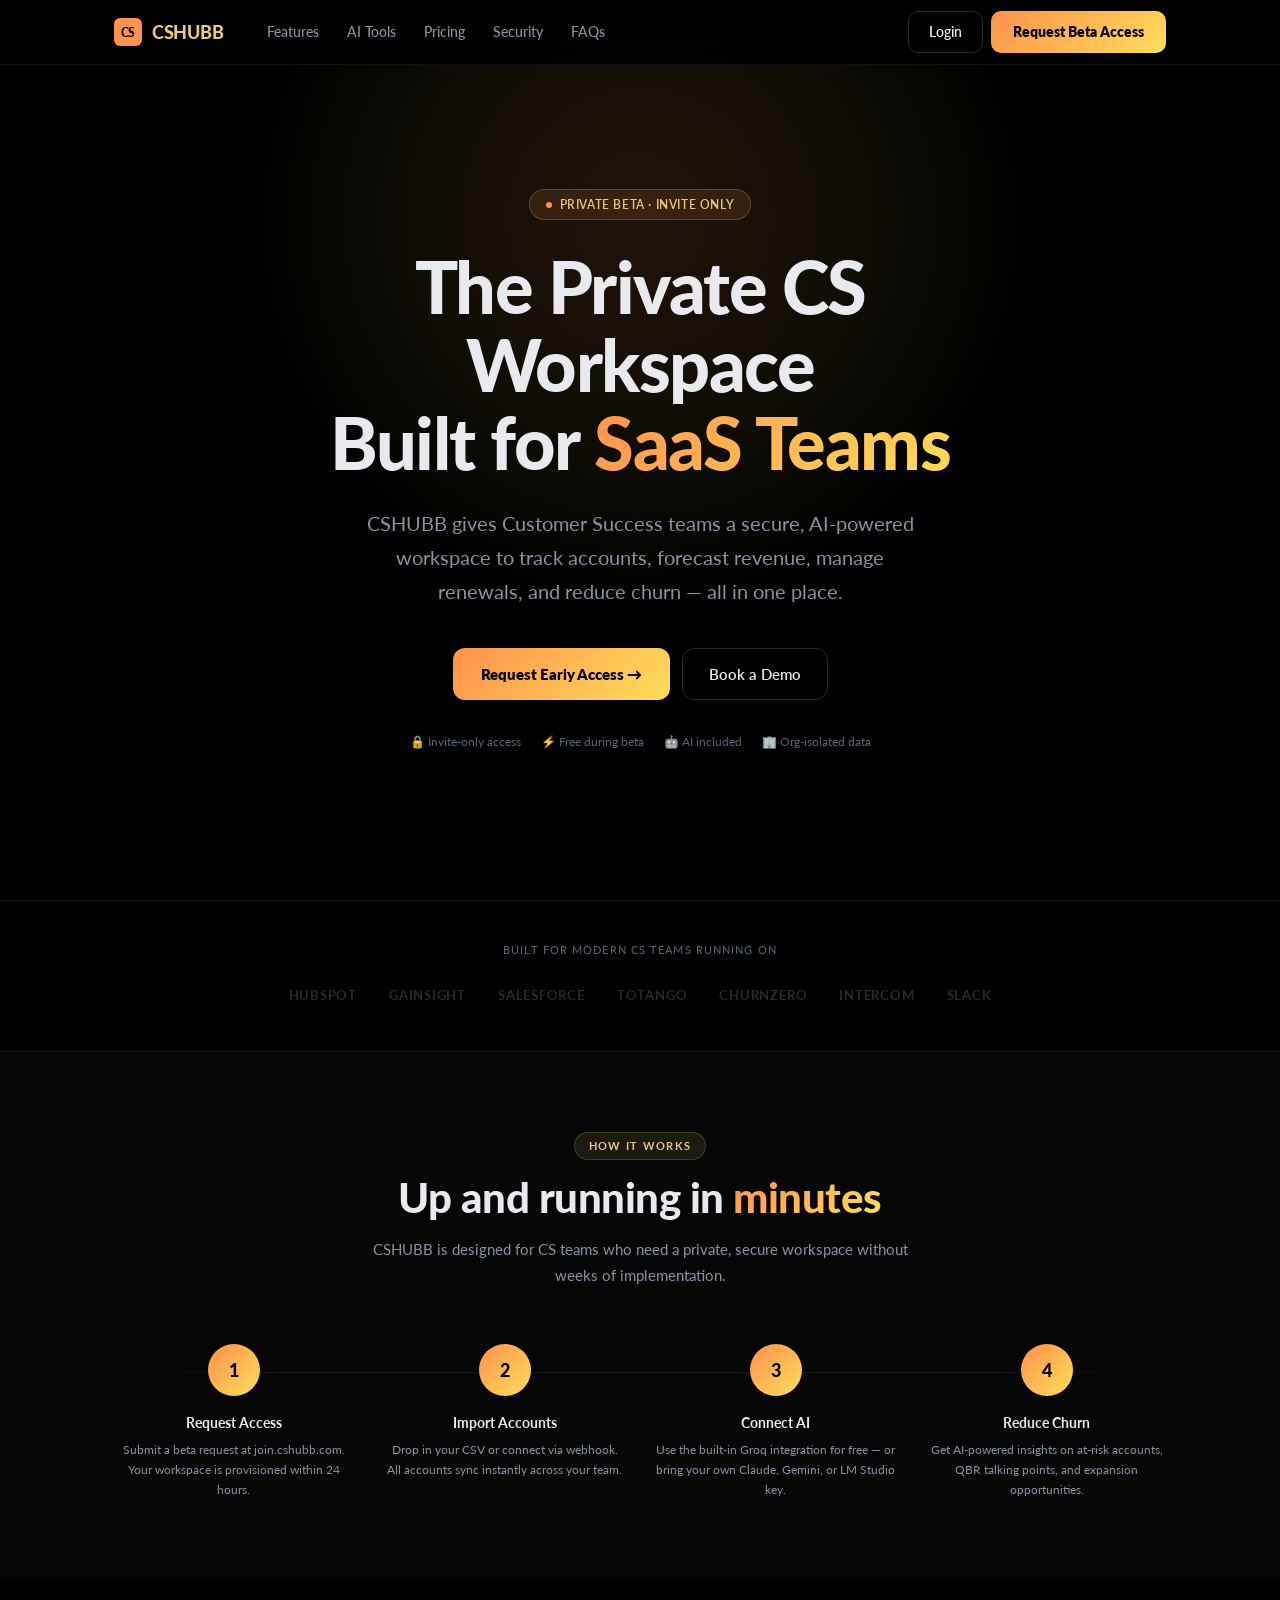
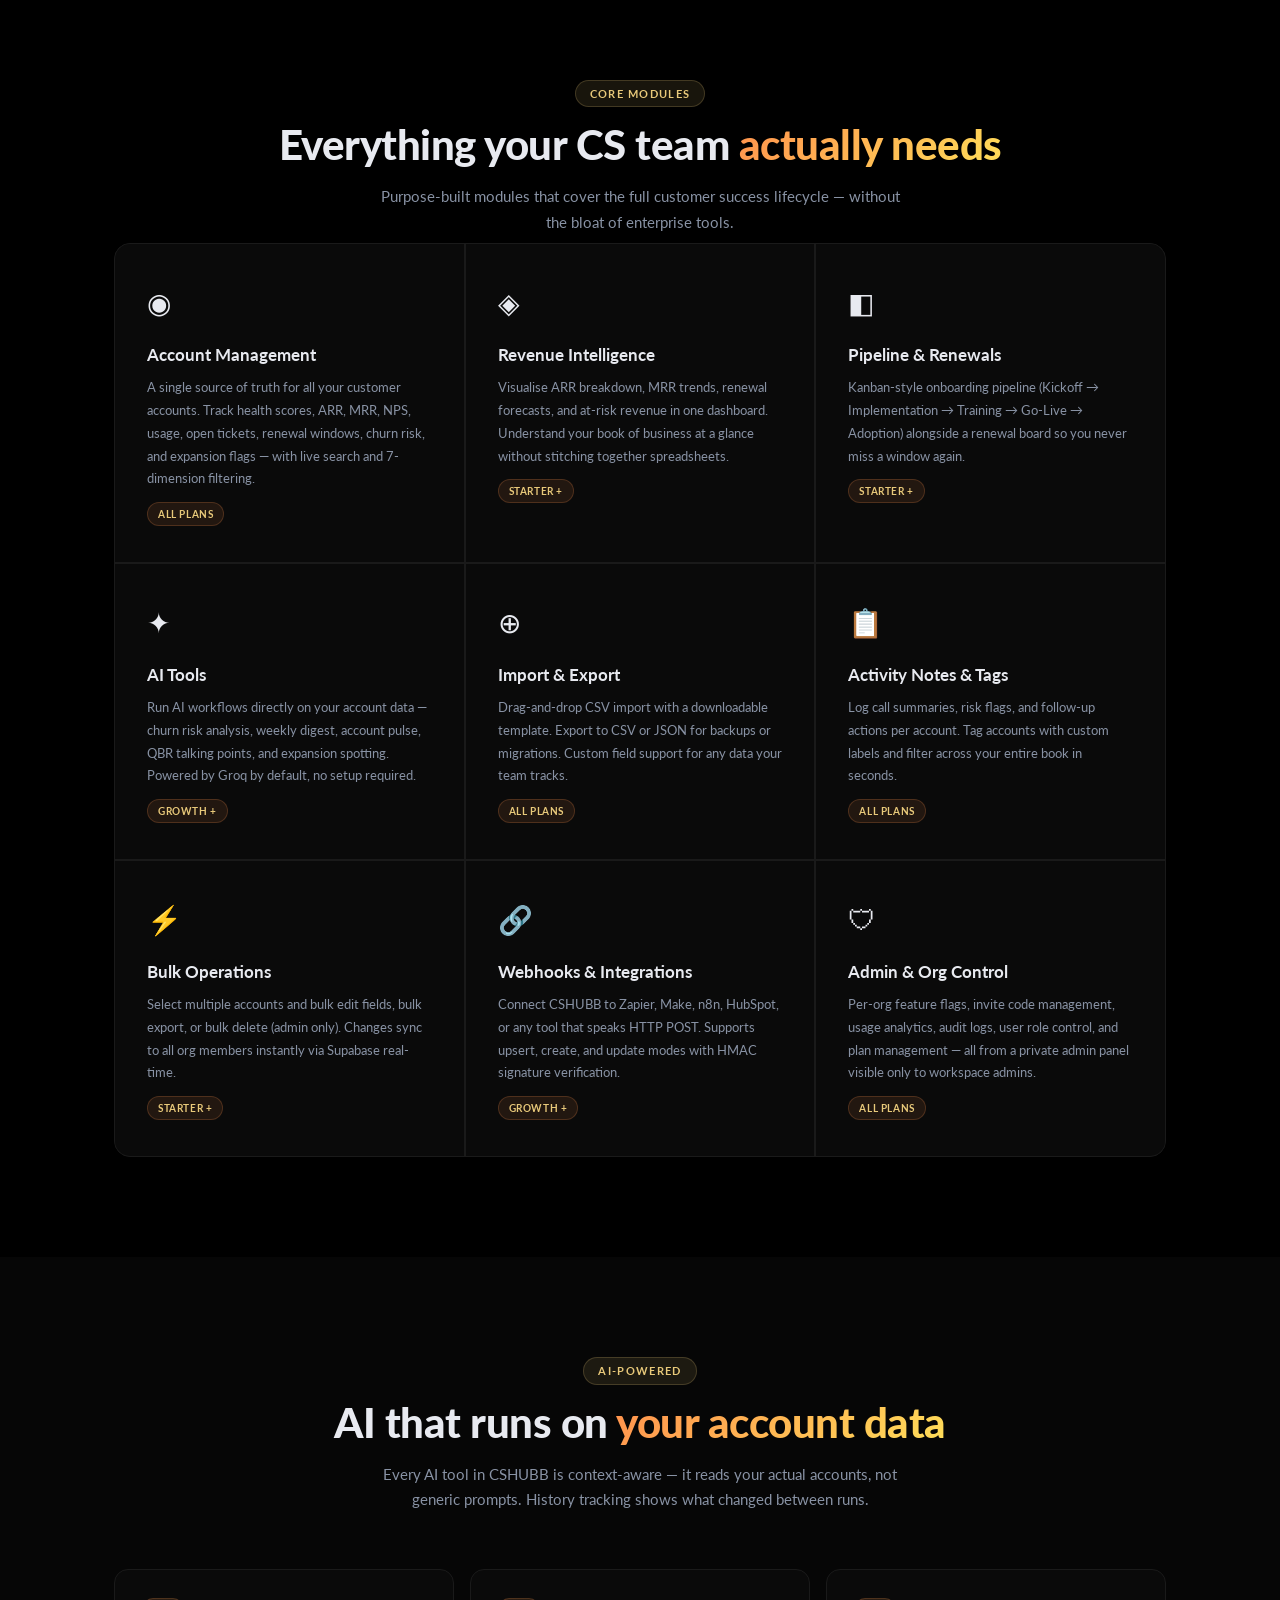
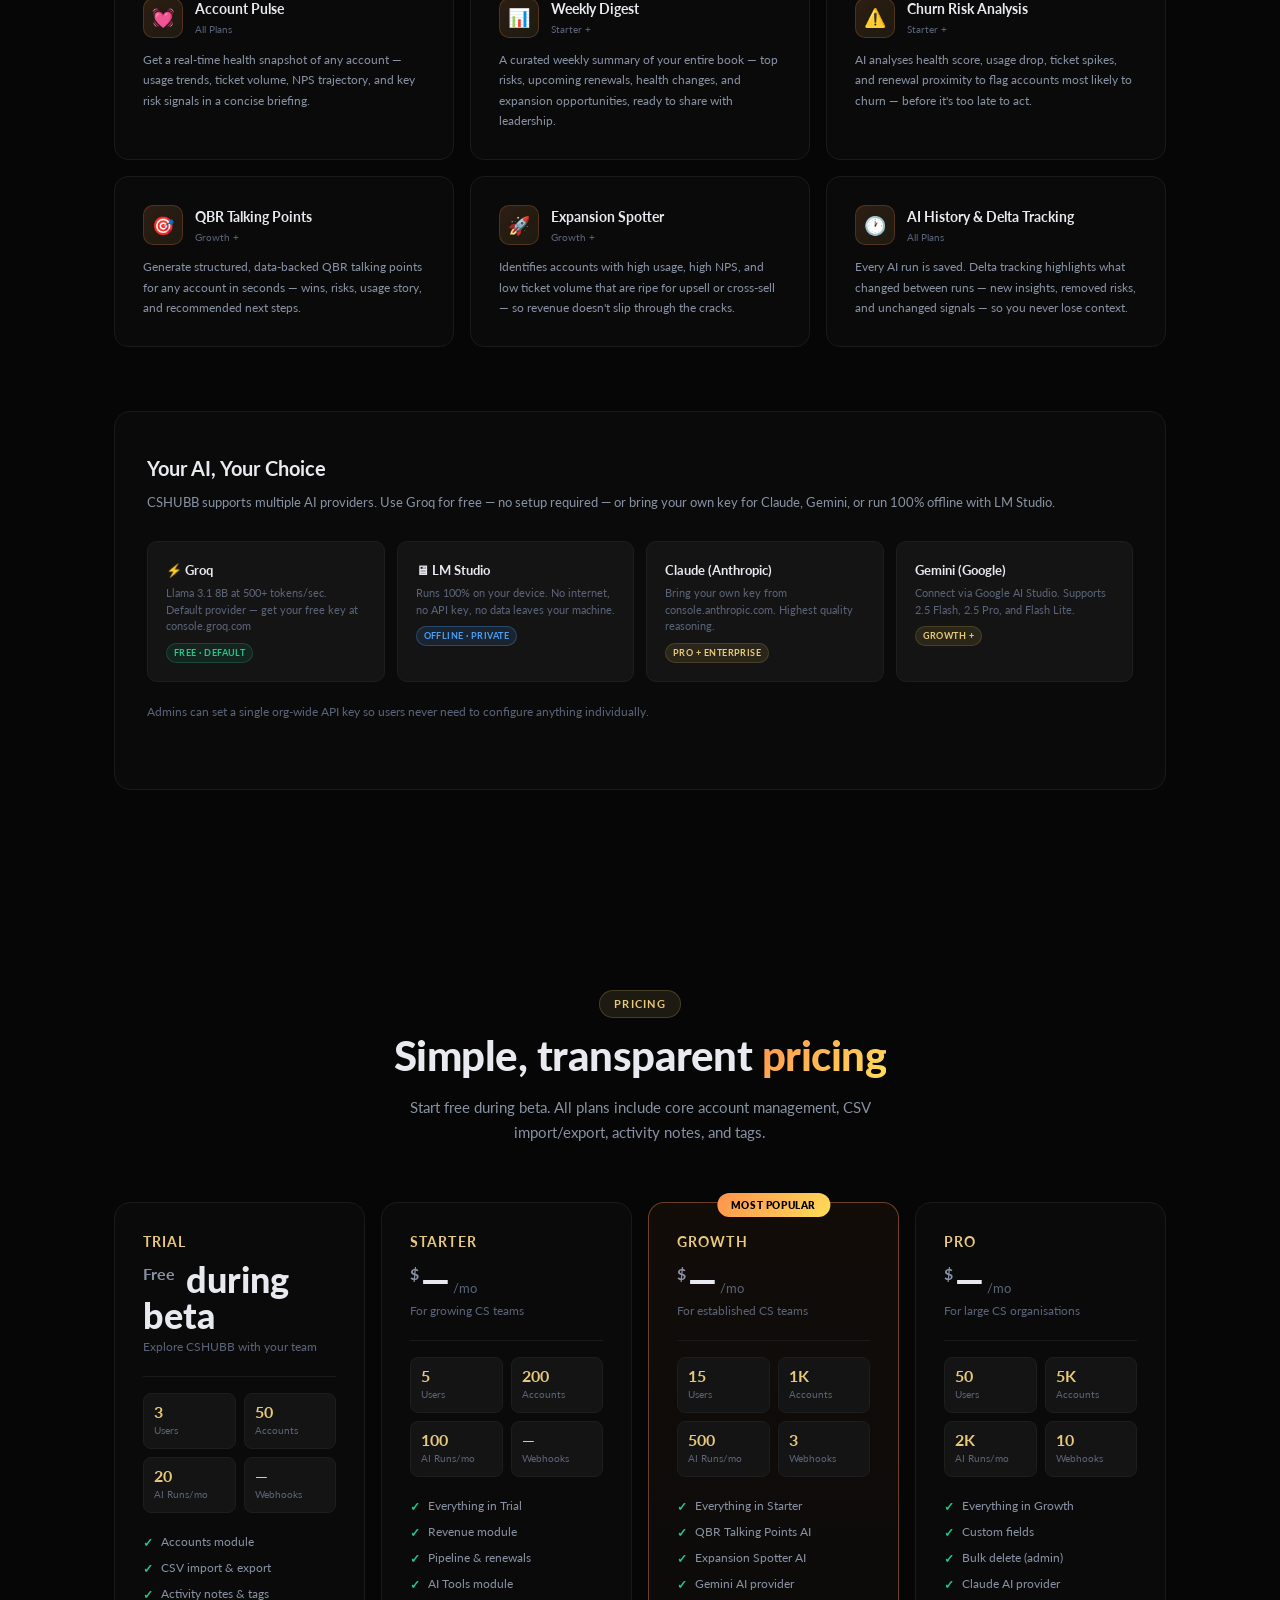
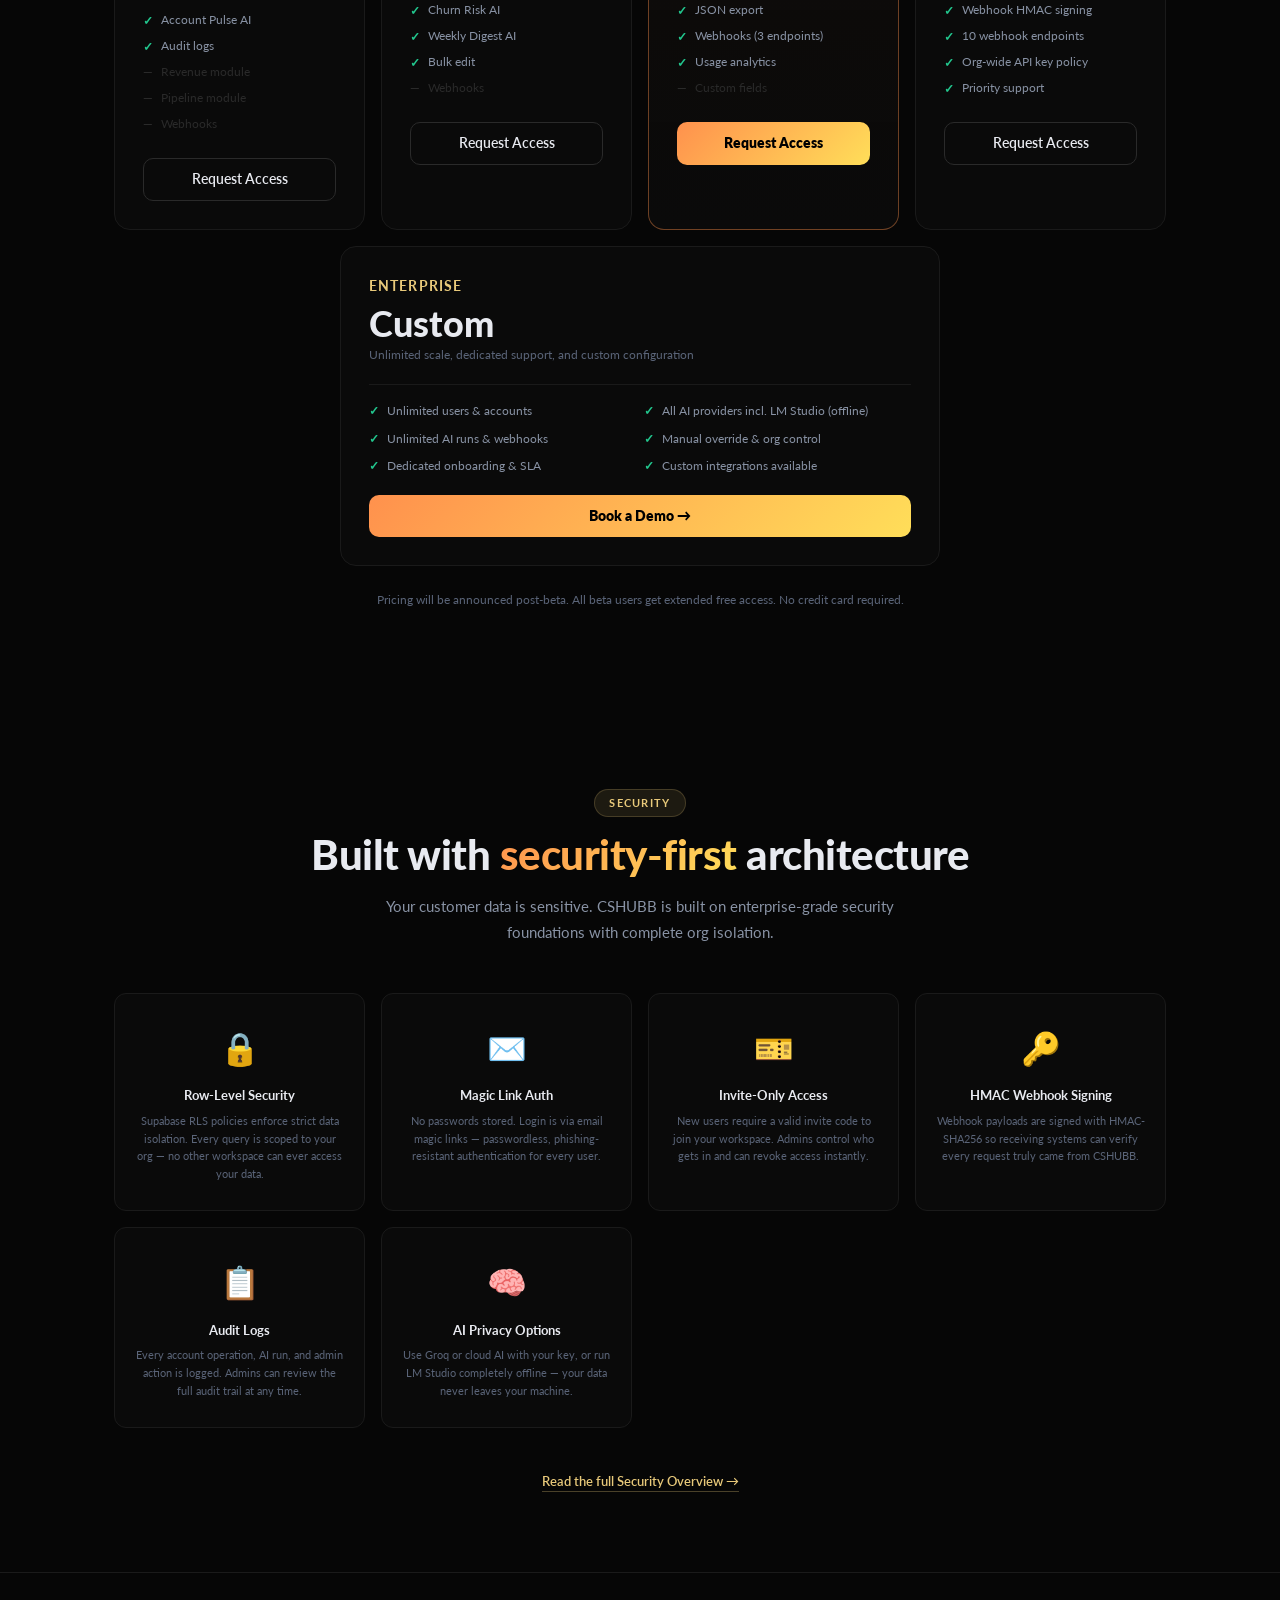
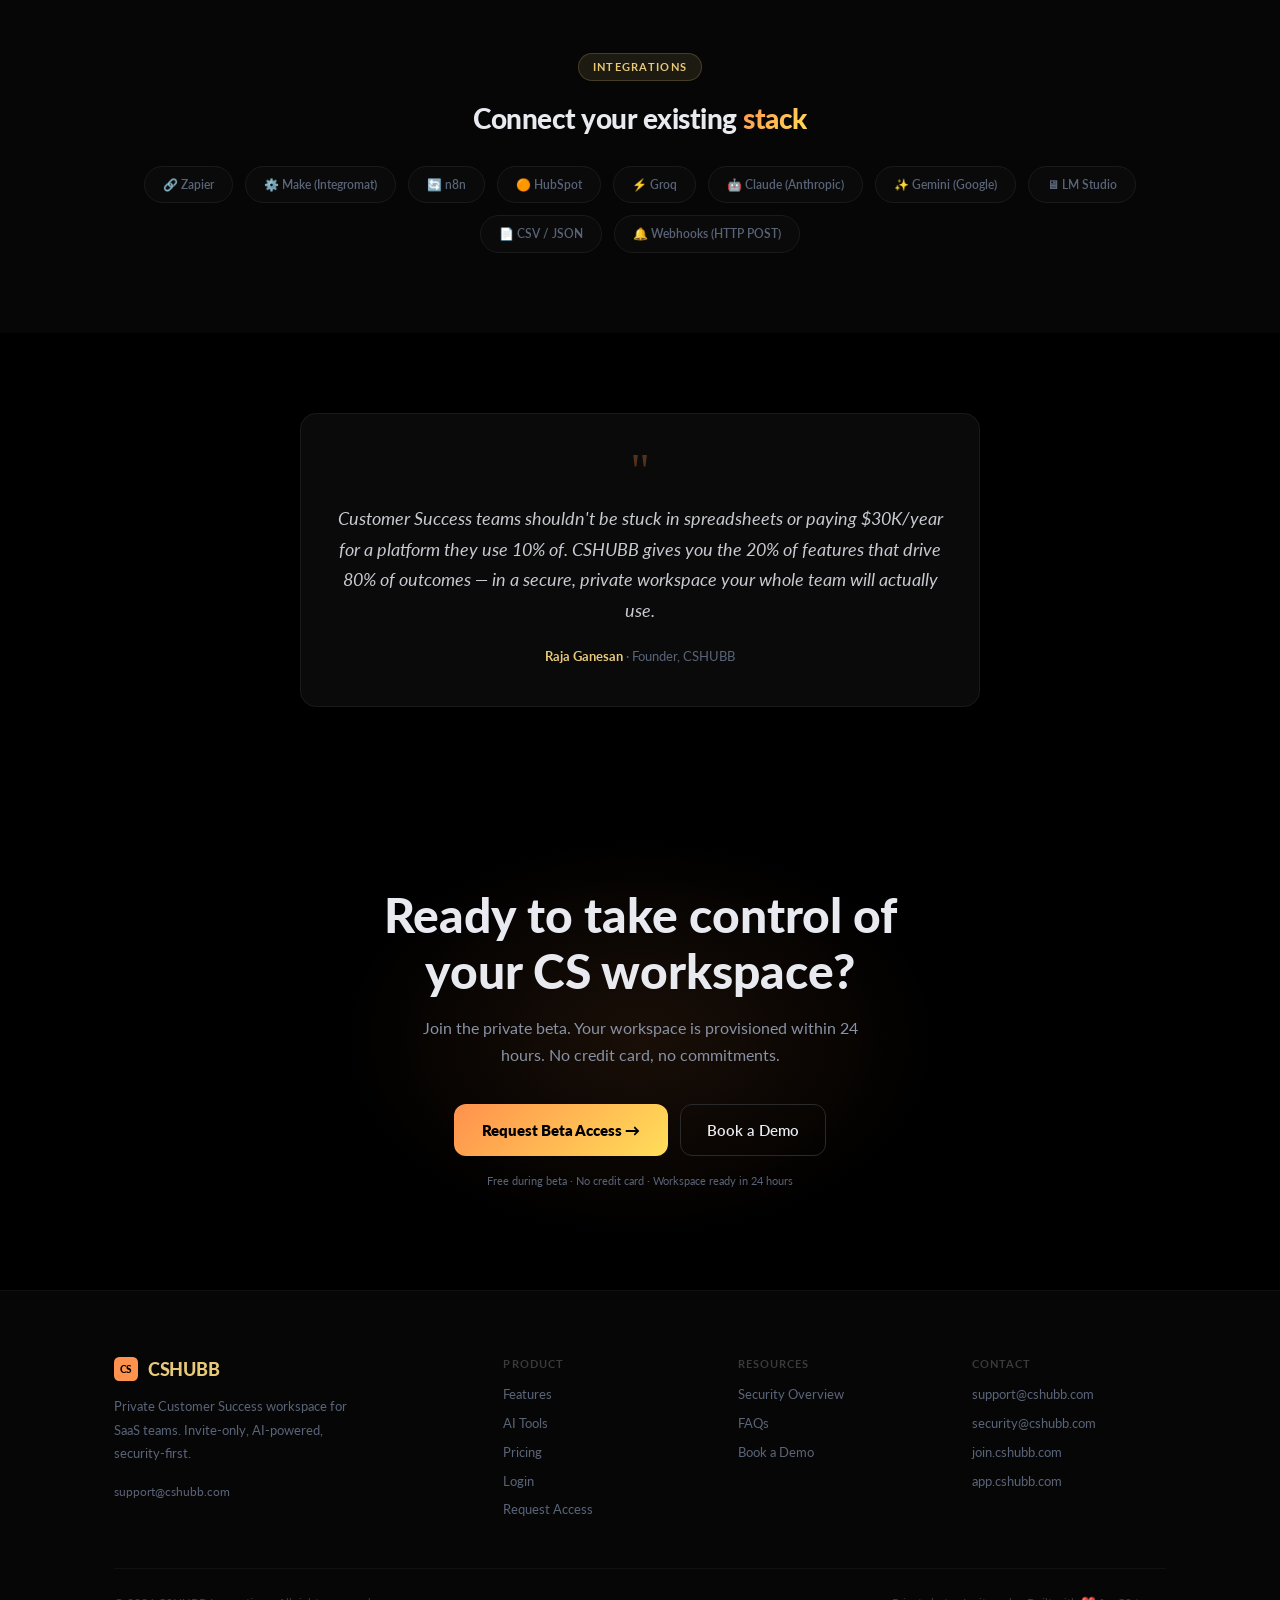
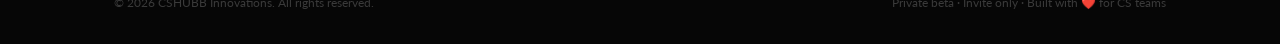
<file: index.html>
<!DOCTYPE html>
<html lang="en">
<head>
<meta charset="UTF-8"/>
<meta name="viewport" content="width=device-width,initial-scale=1"/>
<title>CSHUBB — Private Customer Success Workspace for SaaS Teams</title>
<meta name="description" content="CSHUBB is a private, invite-only Customer Success workspace for SaaS teams. Track accounts, forecast revenue, manage renewals, and run AI-powered insights — all in one secure platform."/>
<link rel="preconnect" href="https://fonts.googleapis.com"/>
<link rel="preconnect" href="https://fonts.gstatic.com" crossorigin/>
<link href="https://fonts.googleapis.com/css2?family=Lato:wght@300;400;500;600;700;800;900&display=swap" rel="stylesheet"/>
<link rel="stylesheet" href="shared.css"/>
<style>
/* ── Hero ── */
.hero{min-height:100vh;display:flex;align-items:center;justify-content:center;text-align:center;padding:120px 24px 80px;position:relative;overflow:hidden}
.hero-glow{position:absolute;top:-20%;left:50%;transform:translateX(-50%);width:800px;height:800px;background:radial-gradient(ellipse at center,rgba(255,145,77,.13) 0%,rgba(255,222,89,.06) 40%,transparent 70%);pointer-events:none}
.hero-eyebrow{display:inline-flex;align-items:center;gap:8px;background:rgba(255,145,77,.12);border:1px solid rgba(255,145,77,.3);border-radius:100px;padding:5px 16px;font-size:12px;color:#e8c97a;font-weight:600;letter-spacing:.05em;text-transform:uppercase;margin-bottom:28px}
.hero-eyebrow-dot{width:6px;height:6px;border-radius:50%;background:#ff914d;animation:pulse 2s infinite}
@keyframes pulse{0%,100%{opacity:1;transform:scale(1)}50%{opacity:.5;transform:scale(1.4)}}
.hero h1{font-size:clamp(36px,6vw,72px);font-weight:900;line-height:1.08;letter-spacing:-1.5px;color:#e8eaf0;margin-bottom:24px;max-width:780px}
.hero h1 .grad{background:linear-gradient(135deg,#ff914d,#ffde59);-webkit-background-clip:text;-webkit-text-fill-color:transparent;background-clip:text}
.hero-sub{font-size:clamp(16px,2.2vw,20px);color:#8892a4;line-height:1.7;max-width:560px;margin:0 auto 40px}
.hero-cta{display:flex;align-items:center;justify-content:center;gap:12px;flex-wrap:wrap}
.hero-meta{margin-top:32px;font-size:12px;color:#5a6478;display:flex;align-items:center;justify-content:center;gap:20px;flex-wrap:wrap}
.hero-meta span{display:flex;align-items:center;gap:5px}

/* ── Logos / Social Proof ── */
.social-proof{padding:40px 24px;text-align:center;border-top:1px solid #1a1a1a;border-bottom:1px solid #1a1a1a}
.social-proof p{font-size:11px;color:#5a6478;text-transform:uppercase;letter-spacing:.1em;margin-bottom:20px}
.logo-row{display:flex;align-items:center;justify-content:center;gap:32px;flex-wrap:wrap}
.logo-item{font-size:13px;color:#2a2a2a;font-weight:700;letter-spacing:.06em;text-transform:uppercase;padding:6px 0;user-select:none}

/* ── Features Grid ── */
.features-section{padding:100px 24px}
.features-section .container{max-width:1100px;margin:0 auto}
.feature-grid{display:grid;grid-template-columns:repeat(auto-fit,minmax(300px,1fr));gap:2px;background:#1a1a1a;border-radius:16px;overflow:hidden;border:1px solid #1a1a1a}
.feature-card{background:#0a0a0a;padding:36px 32px;transition:background .2s}
.feature-card:hover{background:#0f0f0f}
.feature-icon{font-size:28px;margin-bottom:16px;display:block}
.feature-card h3{font-size:17px;font-weight:700;color:#e8eaf0;margin-bottom:8px}
.feature-card p{font-size:13px;color:#8892a4;line-height:1.75}
.feature-tag{display:inline-block;margin-top:12px;font-size:10px;font-weight:700;letter-spacing:.06em;text-transform:uppercase;padding:3px 10px;border-radius:20px;background:rgba(255,145,77,.1);color:#e8c97a;border:1px solid rgba(255,145,77,.2)}

/* ── How it works ── */
.how-section{padding:80px 24px;background:#060606}
.steps-row{display:grid;grid-template-columns:repeat(auto-fit,minmax(200px,1fr));gap:32px;margin-top:56px;position:relative}
.steps-row::before{content:'';position:absolute;top:28px;left:0;right:0;height:1px;background:linear-gradient(90deg,transparent,#1a1a1a 20%,#1a1a1a 80%,transparent);display:none}
@media(min-width:768px){.steps-row::before{display:block}}
.step-item{text-align:center;position:relative;z-index:1}
.step-num{width:52px;height:52px;border-radius:50%;background:linear-gradient(135deg,#ff914d,#ffde59);display:flex;align-items:center;justify-content:center;font-size:18px;font-weight:900;color:#000;margin:0 auto 16px}
.step-item h4{font-size:14px;font-weight:700;color:#e8eaf0;margin-bottom:6px}
.step-item p{font-size:12px;color:#8892a4;line-height:1.65}

/* ── AI Section ── */
.ai-section{padding:100px 24px}
.ai-grid{display:grid;grid-template-columns:repeat(auto-fit,minmax(260px,1fr));gap:16px;margin-top:56px}
.ai-card{background:#0a0a0a;border:1px solid #1a1a1a;border-radius:14px;padding:28px;transition:border-color .2s,transform .2s}
.ai-card:hover{border-color:rgba(255,145,77,.3);transform:translateY(-2px)}
.ai-card-header{display:flex;align-items:center;gap:12px;margin-bottom:12px}
.ai-card-icon{width:40px;height:40px;border-radius:10px;background:linear-gradient(135deg,rgba(255,145,77,.15),rgba(255,222,89,.08));border:1px solid rgba(255,145,77,.2);display:flex;align-items:center;justify-content:center;font-size:18px;flex-shrink:0}
.ai-card-title{font-size:14px;font-weight:700;color:#e8eaf0}
.ai-card-plan{font-size:10px;color:#5a6478;margin-top:1px}
.ai-card p{font-size:12px;color:#8892a4;line-height:1.7}
.ai-providers{margin-top:64px;background:#0a0a0a;border:1px solid #1a1a1a;border-radius:16px;padding:40px 32px}
.ai-providers h3{font-size:20px;font-weight:700;color:#e8eaf0;margin-bottom:8px}
.ai-providers p{font-size:13px;color:#8892a4;margin-bottom:28px}
.provider-row{display:grid;grid-template-columns:repeat(auto-fit,minmax(200px,1fr));gap:12px}
.provider-card{background:#141414;border:1px solid #1e1e1e;border-radius:10px;padding:18px;transition:border-color .2s}
.provider-card:hover{border-color:#2a2a2a}
.provider-card-name{font-size:13px;font-weight:700;color:#e8eaf0;margin-bottom:4px}
.provider-card-sub{font-size:11px;color:#5a6478;line-height:1.5}
.provider-badge{font-size:9px;font-weight:700;letter-spacing:.05em;text-transform:uppercase;padding:2px 7px;border-radius:20px;margin-top:8px;display:inline-block}
.badge-free{background:rgba(29,158,117,.12);color:#22c78e;border:1px solid rgba(29,158,117,.3)}
.badge-private{background:rgba(74,159,245,.12);color:#4a9ff5;border:1px solid rgba(74,159,245,.3)}
.badge-cloud{background:rgba(201,168,76,.12);color:#e8c97a;border:1px solid rgba(201,168,76,.2)}

/* ── Plans ── */
.plans-section{padding:100px 24px;background:#060606}
.plans-grid{display:grid;grid-template-columns:repeat(auto-fit,minmax(240px,1fr));gap:16px;margin-top:56px;max-width:1100px;margin-left:auto;margin-right:auto}
.plan-card{background:#0a0a0a;border:1px solid #1a1a1a;border-radius:16px;padding:28px;position:relative;transition:border-color .2s,transform .2s}
.plan-card:hover{transform:translateY(-2px)}
.plan-card.featured{border-color:rgba(255,145,77,.4);background:linear-gradient(180deg,rgba(255,145,77,.05) 0%,#0a0a0a 100%)}
.plan-badge{position:absolute;top:-10px;left:50%;transform:translateX(-50%);background:linear-gradient(135deg,#ff914d,#ffde59);color:#000;font-size:10px;font-weight:800;letter-spacing:.06em;text-transform:uppercase;padding:4px 14px;border-radius:100px;white-space:nowrap}
.plan-name{font-size:14px;font-weight:700;color:#e8c97a;text-transform:uppercase;letter-spacing:.08em;margin-bottom:8px}
.plan-price{font-size:36px;font-weight:900;color:#e8eaf0;line-height:1;margin-bottom:4px}
.plan-price sup{font-size:16px;font-weight:700;color:#8892a4;margin-right:2px}
.plan-price .per{font-size:13px;font-weight:400;color:#5a6478}
.plan-tagline{font-size:12px;color:#5a6478;margin-bottom:20px}
.plan-divider{height:1px;background:#1a1a1a;margin:16px 0}
.plan-stat-row{display:grid;grid-template-columns:1fr 1fr;gap:8px;margin-bottom:20px}
.plan-stat{background:#141414;border:1px solid #1e1e1e;border-radius:8px;padding:10px}
.plan-stat-val{font-size:16px;font-weight:700;color:#e8c97a;line-height:1}
.plan-stat-label{font-size:10px;color:#5a6478;margin-top:2px}
.plan-features{list-style:none;display:flex;flex-direction:column;gap:7px;margin-bottom:24px}
.plan-features li{font-size:12px;color:#8892a4;display:flex;align-items:flex-start;gap:8px;line-height:1.5}
.plan-features li::before{content:'✓';color:#22c78e;font-weight:700;flex-shrink:0;margin-top:1px}
.plan-features li.locked{color:#2a2a2a}
.plan-features li.locked::before{content:'—';color:#2a2a2a}

/* ── Security Banner ── */
.security-banner{padding:80px 24px;background:#060606}
.sec-grid{display:grid;grid-template-columns:repeat(auto-fit,minmax(200px,1fr));gap:16px;margin-top:48px}
.sec-item{text-align:center;padding:28px 20px;background:#0a0a0a;border:1px solid #1a1a1a;border-radius:12px}
.sec-item-icon{font-size:32px;margin-bottom:12px}
.sec-item h4{font-size:13px;font-weight:700;color:#e8eaf0;margin-bottom:6px}
.sec-item p{font-size:11px;color:#5a6478;line-height:1.6}
.sec-cta{text-align:center;margin-top:40px}
.sec-cta a{color:#e8c97a;font-size:13px;font-weight:600;text-decoration:none;border-bottom:1px solid rgba(232,201,122,.3);padding-bottom:2px}

/* ── CTA Section ── */
.cta-section{padding:100px 24px;text-align:center;position:relative;overflow:hidden}
.cta-glow{position:absolute;top:50%;left:50%;transform:translate(-50%,-50%);width:600px;height:400px;background:radial-gradient(ellipse,rgba(255,145,77,.1) 0%,transparent 70%);pointer-events:none}
.cta-section h2{font-size:clamp(28px,4vw,48px);font-weight:900;color:#e8eaf0;line-height:1.15;margin-bottom:16px}
.cta-section p{font-size:16px;color:#8892a4;max-width:480px;margin:0 auto 36px;line-height:1.7}
.cta-note{margin-top:16px;font-size:11px;color:#5a6478}

/* ── Integration logos ── */
.integrations{padding:80px 24px;text-align:center;background:#060606;border-top:1px solid #1a1a1a}
.int-grid{display:flex;align-items:center;justify-content:center;gap:12px;flex-wrap:wrap;margin-top:32px}
.int-pill{background:#0a0a0a;border:1px solid #1a1a1a;border-radius:100px;padding:8px 18px;font-size:12px;color:#5a6478;font-weight:600;transition:border-color .2s,color .2s}
.int-pill:hover{border-color:#2a2a2a;color:#8892a4}

/* ── Testimonial / quote ── */
.quote-section{padding:80px 24px;text-align:center}
.quote-box{max-width:680px;margin:0 auto;background:#0a0a0a;border:1px solid #1a1a1a;border-radius:16px;padding:40px 36px}
.quote-mark{font-size:48px;color:rgba(255,145,77,.3);line-height:.7;margin-bottom:16px;font-family:Georgia,serif}
.quote-text{font-size:18px;color:#c8cad0;line-height:1.7;font-style:italic;margin-bottom:20px}
.quote-author{font-size:13px;color:#5a6478}
.quote-author strong{color:#e8c97a}
</style>
</head>
<body>

<!-- NAV -->
<nav class="nav" id="mainNav">
  <div class="nav-inner">
    <a href="index.html" class="nav-logo">
      <svg width="28" height="28" viewBox="0 0 28 28" fill="none"><rect width="28" height="28" rx="6" fill="url(#lg)"/><text x="14" y="19" text-anchor="middle" font-family="Lato,sans-serif" font-weight="900" font-size="12" fill="#000">CS</text><defs><linearGradient id="lg" x1="0" y1="0" x2="28" y2="28"><stop stop-color="#ff914d"/><stop offset="1" stop-color="#ffde59"/></linearGradient></defs></svg>
      <span>CSHUBB</span>
    </a>
    <div class="nav-links" id="navLinks">
      <a href="#features">Features</a>
      <a href="#ai-tools">AI Tools</a>
      <a href="#pricing">Pricing</a>
      <a href="security.html">Security</a>
      <a href="faq.html">FAQs</a>
    </div>
    <div class="nav-actions">
      <a href="https://app.cshubb.com" class="btn-outline" target="_blank">Login</a>
      <a href="https://join.cshubb.com" class="btn-primary" target="_blank">Request Beta Access</a>
    </div>
    <button class="hamburger" id="hamburger" onclick="toggleMenu()" aria-label="Menu">
      <span></span><span></span><span></span>
    </button>
  </div>
  <!-- Mobile menu -->
  <div class="mobile-menu" id="mobileMenu">
    <a href="#features" onclick="toggleMenu()">Features</a>
    <a href="#ai-tools" onclick="toggleMenu()">AI Tools</a>
    <a href="#pricing" onclick="toggleMenu()">Pricing</a>
    <a href="security.html" onclick="toggleMenu()">Security</a>
    <a href="faq.html" onclick="toggleMenu()">FAQs</a>
    <div class="mobile-actions">
      <a href="https://app.cshubb.com" class="btn-outline" target="_blank">Login</a>
      <a href="https://join.cshubb.com" class="btn-primary" target="_blank">Request Beta Access</a>
    </div>
  </div>
</nav>

<!-- HERO -->
<section class="hero">
  <div class="hero-glow"></div>
  <div style="position:relative;z-index:1;max-width:900px;margin:0 auto">
    <div class="hero-eyebrow">
      <span class="hero-eyebrow-dot"></span>
      Private Beta · Invite Only
    </div>
    <h1>The Private CS Workspace<br/>Built for <span class="grad">SaaS Teams</span></h1>
    <p class="hero-sub">CSHUBB gives Customer Success teams a secure, AI-powered workspace to track accounts, forecast revenue, manage renewals, and reduce churn — all in one place.</p>
    <div class="hero-cta">
      <a href="https://join.cshubb.com" class="btn-primary btn-lg" target="_blank">Request Early Access →</a>
      <a href="https://www.slotmee.com/raja-2iwrb" class="btn-outline btn-lg" target="_blank">Book a Demo</a>
    </div>
    <div class="hero-meta">
      <span>🔒 Invite-only access</span>
      <span>⚡ Free during beta</span>
      <span>🤖 AI included</span>
      <span>🏢 Org-isolated data</span>
    </div>
  </div>
</section>

<!-- SOCIAL PROOF -->
<div class="social-proof">
  <p>Built for modern CS teams running on</p>
  <div class="logo-row">
    <span class="logo-item">HubSpot</span>
    <span class="logo-item">Gainsight</span>
    <span class="logo-item">Salesforce</span>
    <span class="logo-item">Totango</span>
    <span class="logo-item">ChurnZero</span>
    <span class="logo-item">Intercom</span>
    <span class="logo-item">Slack</span>
  </div>
</div>

<!-- HOW IT WORKS -->
<section class="how-section" id="how">
  <div class="container">
    <div class="section-header">
      <div class="section-eyebrow">How It Works</div>
      <h2 class="section-title">Up and running in <span class="grad">minutes</span></h2>
      <p class="section-sub">CSHUBB is designed for CS teams who need a private, secure workspace without weeks of implementation.</p>
    </div>
    <div class="steps-row">
      <div class="step-item">
        <div class="step-num">1</div>
        <h4>Request Access</h4>
        <p>Submit a beta request at join.cshubb.com. Your workspace is provisioned within 24 hours.</p>
      </div>
      <div class="step-item">
        <div class="step-num">2</div>
        <h4>Import Accounts</h4>
        <p>Drop in your CSV or connect via webhook. All accounts sync instantly across your team.</p>
      </div>
      <div class="step-item">
        <div class="step-num">3</div>
        <h4>Connect AI</h4>
        <p>Use the built-in Groq integration for free — or bring your own Claude, Gemini, or LM Studio key.</p>
      </div>
      <div class="step-item">
        <div class="step-num">4</div>
        <h4>Reduce Churn</h4>
        <p>Get AI-powered insights on at-risk accounts, QBR talking points, and expansion opportunities.</p>
      </div>
    </div>
  </div>
</section>

<!-- FEATURES -->
<section class="features-section" id="features">
  <div class="container">
    <div class="section-header">
      <div class="section-eyebrow">Core Modules</div>
      <h2 class="section-title">Everything your CS team <span class="grad">actually needs</span></h2>
      <p class="section-sub">Purpose-built modules that cover the full customer success lifecycle — without the bloat of enterprise tools.</p>
    </div>
    <div class="feature-grid">
      <div class="feature-card">
        <span class="feature-icon">◉</span>
        <h3>Account Management</h3>
        <p>A single source of truth for all your customer accounts. Track health scores, ARR, MRR, NPS, usage, open tickets, renewal windows, churn risk, and expansion flags — with live search and 7-dimension filtering.</p>
        <span class="feature-tag">All Plans</span>
      </div>
      <div class="feature-card">
        <span class="feature-icon">◈</span>
        <h3>Revenue Intelligence</h3>
        <p>Visualise ARR breakdown, MRR trends, renewal forecasts, and at-risk revenue in one dashboard. Understand your book of business at a glance without stitching together spreadsheets.</p>
        <span class="feature-tag">Starter +</span>
      </div>
      <div class="feature-card">
        <span class="feature-icon">◧</span>
        <h3>Pipeline & Renewals</h3>
        <p>Kanban-style onboarding pipeline (Kickoff → Implementation → Training → Go-Live → Adoption) alongside a renewal board so you never miss a window again.</p>
        <span class="feature-tag">Starter +</span>
      </div>
      <div class="feature-card">
        <span class="feature-icon">✦</span>
        <h3>AI Tools</h3>
        <p>Run AI workflows directly on your account data — churn risk analysis, weekly digest, account pulse, QBR talking points, and expansion spotting. Powered by Groq by default, no setup required.</p>
        <span class="feature-tag">Growth +</span>
      </div>
      <div class="feature-card">
        <span class="feature-icon">⊕</span>
        <h3>Import & Export</h3>
        <p>Drag-and-drop CSV import with a downloadable template. Export to CSV or JSON for backups or migrations. Custom field support for any data your team tracks.</p>
        <span class="feature-tag">All Plans</span>
      </div>
      <div class="feature-card">
        <span class="feature-icon">📋</span>
        <h3>Activity Notes & Tags</h3>
        <p>Log call summaries, risk flags, and follow-up actions per account. Tag accounts with custom labels and filter across your entire book in seconds.</p>
        <span class="feature-tag">All Plans</span>
      </div>
      <div class="feature-card">
        <span class="feature-icon">⚡</span>
        <h3>Bulk Operations</h3>
        <p>Select multiple accounts and bulk edit fields, bulk export, or bulk delete (admin only). Changes sync to all org members instantly via Supabase real-time.</p>
        <span class="feature-tag">Starter +</span>
      </div>
      <div class="feature-card">
        <span class="feature-icon">🔗</span>
        <h3>Webhooks & Integrations</h3>
        <p>Connect CSHUBB to Zapier, Make, n8n, HubSpot, or any tool that speaks HTTP POST. Supports upsert, create, and update modes with HMAC signature verification.</p>
        <span class="feature-tag">Growth +</span>
      </div>
      <div class="feature-card">
        <span class="feature-icon">🛡</span>
        <h3>Admin & Org Control</h3>
        <p>Per-org feature flags, invite code management, usage analytics, audit logs, user role control, and plan management — all from a private admin panel visible only to workspace admins.</p>
        <span class="feature-tag">All Plans</span>
      </div>
    </div>
  </div>
</section>

<!-- AI TOOLS -->
<section class="ai-section" id="ai-tools" style="background:#060606">
  <div class="container">
    <div class="section-header">
      <div class="section-eyebrow">AI-Powered</div>
      <h2 class="section-title">AI that runs on <span class="grad">your account data</span></h2>
      <p class="section-sub">Every AI tool in CSHUBB is context-aware — it reads your actual accounts, not generic prompts. History tracking shows what changed between runs.</p>
    </div>
    <div class="ai-grid">
      <div class="ai-card">
        <div class="ai-card-header">
          <div class="ai-card-icon">💓</div>
          <div>
            <div class="ai-card-title">Account Pulse</div>
            <div class="ai-card-plan">All Plans</div>
          </div>
        </div>
        <p>Get a real-time health snapshot of any account — usage trends, ticket volume, NPS trajectory, and key risk signals in a concise briefing.</p>
      </div>
      <div class="ai-card">
        <div class="ai-card-header">
          <div class="ai-card-icon">📊</div>
          <div>
            <div class="ai-card-title">Weekly Digest</div>
            <div class="ai-card-plan">Starter +</div>
          </div>
        </div>
        <p>A curated weekly summary of your entire book — top risks, upcoming renewals, health changes, and expansion opportunities, ready to share with leadership.</p>
      </div>
      <div class="ai-card">
        <div class="ai-card-header">
          <div class="ai-card-icon">⚠️</div>
          <div>
            <div class="ai-card-title">Churn Risk Analysis</div>
            <div class="ai-card-plan">Starter +</div>
          </div>
        </div>
        <p>AI analyses health score, usage drop, ticket spikes, and renewal proximity to flag accounts most likely to churn — before it's too late to act.</p>
      </div>
      <div class="ai-card">
        <div class="ai-card-header">
          <div class="ai-card-icon">🎯</div>
          <div>
            <div class="ai-card-title">QBR Talking Points</div>
            <div class="ai-card-plan">Growth +</div>
          </div>
        </div>
        <p>Generate structured, data-backed QBR talking points for any account in seconds — wins, risks, usage story, and recommended next steps.</p>
      </div>
      <div class="ai-card">
        <div class="ai-card-header">
          <div class="ai-card-icon">🚀</div>
          <div>
            <div class="ai-card-title">Expansion Spotter</div>
            <div class="ai-card-plan">Growth +</div>
          </div>
        </div>
        <p>Identifies accounts with high usage, high NPS, and low ticket volume that are ripe for upsell or cross-sell — so revenue doesn't slip through the cracks.</p>
      </div>
      <div class="ai-card">
        <div class="ai-card-header">
          <div class="ai-card-icon">🕐</div>
          <div>
            <div class="ai-card-title">AI History & Delta Tracking</div>
            <div class="ai-card-plan">All Plans</div>
          </div>
        </div>
        <p>Every AI run is saved. Delta tracking highlights what changed between runs — new insights, removed risks, and unchanged signals — so you never lose context.</p>
      </div>
    </div>

    <div class="ai-providers">
      <h3>Your AI, Your Choice</h3>
      <p>CSHUBB supports multiple AI providers. Use Groq for free — no setup required — or bring your own key for Claude, Gemini, or run 100% offline with LM Studio.</p>
      <div class="provider-row">
        <div class="provider-card">
          <div class="provider-card-name">⚡ Groq</div>
          <div class="provider-card-sub">Llama 3.1 8B at 500+ tokens/sec. Default provider — get your free key at console.groq.com</div>
          <span class="provider-badge badge-free">Free · Default</span>
        </div>
        <div class="provider-card">
          <div class="provider-card-name">🖥 LM Studio</div>
          <div class="provider-card-sub">Runs 100% on your device. No internet, no API key, no data leaves your machine.</div>
          <span class="provider-badge badge-private">Offline · Private</span>
        </div>
        <div class="provider-card">
          <div class="provider-card-name">Claude (Anthropic)</div>
          <div class="provider-card-sub">Bring your own key from console.anthropic.com. Highest quality reasoning.</div>
          <span class="provider-badge badge-cloud">Pro + Enterprise</span>
        </div>
        <div class="provider-card">
          <div class="provider-card-name">Gemini (Google)</div>
          <div class="provider-card-sub">Connect via Google AI Studio. Supports 2.5 Flash, 2.5 Pro, and Flash Lite.</div>
          <span class="provider-badge badge-cloud">Growth +</span>
        </div>
      </div>
      <p style="margin-top:20px;font-size:12px;color:#5a6478">Admins can set a single org-wide API key so users never need to configure anything individually.</p>
    </div>
  </div>
</section>

<!-- PRICING -->
<section class="plans-section" id="pricing">
  <div class="container">
    <div class="section-header">
      <div class="section-eyebrow">Pricing</div>
      <h2 class="section-title">Simple, transparent <span class="grad">pricing</span></h2>
      <p class="section-sub">Start free during beta. All plans include core account management, CSV import/export, activity notes, and tags.</p>
    </div>
    <div class="plans-grid">

      <!-- Trial -->
      <div class="plan-card">
        <div class="plan-name">Trial</div>
        <div class="plan-price"><sup>Free</sup> during beta</div>
        <div class="plan-tagline">Explore CSHUBB with your team</div>
        <div class="plan-divider"></div>
        <div class="plan-stat-row">
          <div class="plan-stat"><div class="plan-stat-val">3</div><div class="plan-stat-label">Users</div></div>
          <div class="plan-stat"><div class="plan-stat-val">50</div><div class="plan-stat-label">Accounts</div></div>
          <div class="plan-stat"><div class="plan-stat-val">20</div><div class="plan-stat-label">AI Runs/mo</div></div>
          <div class="plan-stat"><div class="plan-stat-val">—</div><div class="plan-stat-label">Webhooks</div></div>
        </div>
        <ul class="plan-features">
          <li>Accounts module</li>
          <li>CSV import & export</li>
          <li>Activity notes & tags</li>
          <li>Account Pulse AI</li>
          <li>Audit logs</li>
          <li class="locked">Revenue module</li>
          <li class="locked">Pipeline module</li>
          <li class="locked">Webhooks</li>
        </ul>
        <a href="https://join.cshubb.com" class="btn-outline" style="width:100%;display:block;text-align:center;text-decoration:none" target="_blank">Request Access</a>
      </div>

      <!-- Starter -->
      <div class="plan-card">
        <div class="plan-name">Starter</div>
        <div class="plan-price"><sup>$</sup>—<span class="per"> /mo</span></div>
        <div class="plan-tagline">For growing CS teams</div>
        <div class="plan-divider"></div>
        <div class="plan-stat-row">
          <div class="plan-stat"><div class="plan-stat-val">5</div><div class="plan-stat-label">Users</div></div>
          <div class="plan-stat"><div class="plan-stat-val">200</div><div class="plan-stat-label">Accounts</div></div>
          <div class="plan-stat"><div class="plan-stat-val">100</div><div class="plan-stat-label">AI Runs/mo</div></div>
          <div class="plan-stat"><div class="plan-stat-val">—</div><div class="plan-stat-label">Webhooks</div></div>
        </div>
        <ul class="plan-features">
          <li>Everything in Trial</li>
          <li>Revenue module</li>
          <li>Pipeline & renewals</li>
          <li>AI Tools module</li>
          <li>Churn Risk AI</li>
          <li>Weekly Digest AI</li>
          <li>Bulk edit</li>
          <li class="locked">Webhooks</li>
        </ul>
        <a href="https://join.cshubb.com" class="btn-outline" style="width:100%;display:block;text-align:center;text-decoration:none" target="_blank">Request Access</a>
      </div>

      <!-- Growth -->
      <div class="plan-card featured">
        <div class="plan-badge">Most Popular</div>
        <div class="plan-name">Growth</div>
        <div class="plan-price"><sup>$</sup>—<span class="per"> /mo</span></div>
        <div class="plan-tagline">For established CS teams</div>
        <div class="plan-divider"></div>
        <div class="plan-stat-row">
          <div class="plan-stat"><div class="plan-stat-val">15</div><div class="plan-stat-label">Users</div></div>
          <div class="plan-stat"><div class="plan-stat-val">1K</div><div class="plan-stat-label">Accounts</div></div>
          <div class="plan-stat"><div class="plan-stat-val">500</div><div class="plan-stat-label">AI Runs/mo</div></div>
          <div class="plan-stat"><div class="plan-stat-val">3</div><div class="plan-stat-label">Webhooks</div></div>
        </div>
        <ul class="plan-features">
          <li>Everything in Starter</li>
          <li>QBR Talking Points AI</li>
          <li>Expansion Spotter AI</li>
          <li>Gemini AI provider</li>
          <li>JSON export</li>
          <li>Webhooks (3 endpoints)</li>
          <li>Usage analytics</li>
          <li class="locked">Custom fields</li>
        </ul>
        <a href="https://join.cshubb.com" class="btn-primary" style="width:100%;display:block;text-align:center;text-decoration:none" target="_blank">Request Access</a>
      </div>

      <!-- Pro -->
      <div class="plan-card">
        <div class="plan-name">Pro</div>
        <div class="plan-price"><sup>$</sup>—<span class="per"> /mo</span></div>
        <div class="plan-tagline">For large CS organisations</div>
        <div class="plan-divider"></div>
        <div class="plan-stat-row">
          <div class="plan-stat"><div class="plan-stat-val">50</div><div class="plan-stat-label">Users</div></div>
          <div class="plan-stat"><div class="plan-stat-val">5K</div><div class="plan-stat-label">Accounts</div></div>
          <div class="plan-stat"><div class="plan-stat-val">2K</div><div class="plan-stat-label">AI Runs/mo</div></div>
          <div class="plan-stat"><div class="plan-stat-val">10</div><div class="plan-stat-label">Webhooks</div></div>
        </div>
        <ul class="plan-features">
          <li>Everything in Growth</li>
          <li>Custom fields</li>
          <li>Bulk delete (admin)</li>
          <li>Claude AI provider</li>
          <li>Webhook HMAC signing</li>
          <li>10 webhook endpoints</li>
          <li>Org-wide API key policy</li>
          <li>Priority support</li>
        </ul>
        <a href="https://join.cshubb.com" class="btn-outline" style="width:100%;display:block;text-align:center;text-decoration:none" target="_blank">Request Access</a>
      </div>

      <!-- Enterprise -->
      <div class="plan-card" style="grid-column:1/-1;max-width:600px;margin:0 auto;width:100%">
        <div class="plan-name">Enterprise</div>
        <div class="plan-price">Custom</div>
        <div class="plan-tagline">Unlimited scale, dedicated support, and custom configuration</div>
        <div class="plan-divider"></div>
        <div style="display:grid;grid-template-columns:repeat(auto-fit,minmax(180px,1fr));gap:8px;margin-bottom:20px">
          <div style="font-size:12px;color:#8892a4;display:flex;gap:8px;align-items:flex-start"><span style="color:#22c78e;font-weight:700;flex-shrink:0">✓</span>Unlimited users & accounts</div>
          <div style="font-size:12px;color:#8892a4;display:flex;gap:8px;align-items:flex-start"><span style="color:#22c78e;font-weight:700;flex-shrink:0">✓</span>All AI providers incl. LM Studio (offline)</div>
          <div style="font-size:12px;color:#8892a4;display:flex;gap:8px;align-items:flex-start"><span style="color:#22c78e;font-weight:700;flex-shrink:0">✓</span>Unlimited AI runs & webhooks</div>
          <div style="font-size:12px;color:#8892a4;display:flex;gap:8px;align-items:flex-start"><span style="color:#22c78e;font-weight:700;flex-shrink:0">✓</span>Manual override & org control</div>
          <div style="font-size:12px;color:#8892a4;display:flex;gap:8px;align-items:flex-start"><span style="color:#22c78e;font-weight:700;flex-shrink:0">✓</span>Dedicated onboarding & SLA</div>
          <div style="font-size:12px;color:#8892a4;display:flex;gap:8px;align-items:flex-start"><span style="color:#22c78e;font-weight:700;flex-shrink:0">✓</span>Custom integrations available</div>
        </div>
        <a href="https://www.slotmee.com/raja-2iwrb" class="btn-primary" style="width:100%;display:block;text-align:center;text-decoration:none" target="_blank">Book a Demo →</a>
      </div>

    </div>
    <p style="text-align:center;margin-top:24px;font-size:12px;color:#5a6478">Pricing will be announced post-beta. All beta users get extended free access. No credit card required.</p>
  </div>
</section>

<!-- SECURITY BANNER -->
<section class="security-banner">
  <div class="container">
    <div class="section-header">
      <div class="section-eyebrow">Security</div>
      <h2 class="section-title">Built with <span class="grad">security-first</span> architecture</h2>
      <p class="section-sub">Your customer data is sensitive. CSHUBB is built on enterprise-grade security foundations with complete org isolation.</p>
    </div>
    <div class="sec-grid">
      <div class="sec-item">
        <div class="sec-item-icon">🔒</div>
        <h4>Row-Level Security</h4>
        <p>Supabase RLS policies enforce strict data isolation. Every query is scoped to your org — no other workspace can ever access your data.</p>
      </div>
      <div class="sec-item">
        <div class="sec-item-icon">✉️</div>
        <h4>Magic Link Auth</h4>
        <p>No passwords stored. Login is via email magic links — passwordless, phishing-resistant authentication for every user.</p>
      </div>
      <div class="sec-item">
        <div class="sec-item-icon">🎫</div>
        <h4>Invite-Only Access</h4>
        <p>New users require a valid invite code to join your workspace. Admins control who gets in and can revoke access instantly.</p>
      </div>
      <div class="sec-item">
        <div class="sec-item-icon">🔑</div>
        <h4>HMAC Webhook Signing</h4>
        <p>Webhook payloads are signed with HMAC-SHA256 so receiving systems can verify every request truly came from CSHUBB.</p>
      </div>
      <div class="sec-item">
        <div class="sec-item-icon">📋</div>
        <h4>Audit Logs</h4>
        <p>Every account operation, AI run, and admin action is logged. Admins can review the full audit trail at any time.</p>
      </div>
      <div class="sec-item">
        <div class="sec-item-icon">🧠</div>
        <h4>AI Privacy Options</h4>
        <p>Use Groq or cloud AI with your key, or run LM Studio completely offline — your data never leaves your machine.</p>
      </div>
    </div>
    <div class="sec-cta">
      <a href="security.html">Read the full Security Overview →</a>
    </div>
  </div>
</section>

<!-- INTEGRATIONS -->
<section class="integrations">
  <div class="container">
    <div class="section-eyebrow" style="text-align:center">Integrations</div>
    <h2 class="section-title" style="text-align:center;font-size:28px;margin-top:8px">Connect your existing <span class="grad">stack</span></h2>
    <div class="int-grid">
      <span class="int-pill">🔗 Zapier</span>
      <span class="int-pill">⚙️ Make (Integromat)</span>
      <span class="int-pill">🔄 n8n</span>
      <span class="int-pill">🟠 HubSpot</span>
      <span class="int-pill">⚡ Groq</span>
      <span class="int-pill">🤖 Claude (Anthropic)</span>
      <span class="int-pill">✨ Gemini (Google)</span>
      <span class="int-pill">🖥 LM Studio</span>
      <span class="int-pill">📄 CSV / JSON</span>
      <span class="int-pill">🔔 Webhooks (HTTP POST)</span>
    </div>
  </div>
</section>

<!-- QUOTE -->
<section class="quote-section">
  <div class="container">
    <div class="quote-box">
      <div class="quote-mark">"</div>
      <div class="quote-text">Customer Success teams shouldn't be stuck in spreadsheets or paying $30K/year for a platform they use 10% of. CSHUBB gives you the 20% of features that drive 80% of outcomes — in a secure, private workspace your whole team will actually use.</div>
      <div class="quote-author"><strong>Raja Ganesan</strong> · Founder, CSHUBB</div>
    </div>
  </div>
</section>

<!-- CTA -->
<section class="cta-section">
  <div class="cta-glow"></div>
  <div class="container" style="position:relative;z-index:1">
    <h2>Ready to take control of<br/>your CS workspace?</h2>
    <p>Join the private beta. Your workspace is provisioned within 24 hours. No credit card, no commitments.</p>
    <div style="display:flex;align-items:center;justify-content:center;gap:12px;flex-wrap:wrap">
      <a href="https://join.cshubb.com" class="btn-primary btn-lg" target="_blank">Request Beta Access →</a>
      <a href="https://www.slotmee.com/raja-2iwrb" class="btn-outline btn-lg" target="_blank">Book a Demo</a>
    </div>
    <div class="cta-note">Free during beta · No credit card · Workspace ready in 24 hours</div>
  </div>
</section>

<!-- FOOTER -->
<footer class="footer">
  <div class="container">
    <div class="footer-grid">
      <div class="footer-brand">
        <div class="nav-logo" style="margin-bottom:12px">
          <svg width="24" height="24" viewBox="0 0 28 28" fill="none"><rect width="28" height="28" rx="6" fill="url(#lg2)"/><text x="14" y="19" text-anchor="middle" font-family="Lato,sans-serif" font-weight="900" font-size="12" fill="#000">CS</text><defs><linearGradient id="lg2" x1="0" y1="0" x2="28" y2="28"><stop stop-color="#ff914d"/><stop offset="1" stop-color="#ffde59"/></linearGradient></defs></svg>
          <span>CSHUBB</span>
        </div>
        <p class="footer-desc">Private Customer Success workspace for SaaS teams. Invite-only, AI-powered, security-first.</p>
        <div class="footer-links-inline">
          <a href="mailto:support@cshubb.com">support@cshubb.com</a>
        </div>
      </div>
      <div class="footer-col">
        <div class="footer-col-title">Product</div>
        <a href="#features">Features</a>
        <a href="#ai-tools">AI Tools</a>
        <a href="#pricing">Pricing</a>
        <a href="https://app.cshubb.com" target="_blank">Login</a>
        <a href="https://join.cshubb.com" target="_blank">Request Access</a>
      </div>
      <div class="footer-col">
        <div class="footer-col-title">Resources</div>
        <a href="security.html">Security Overview</a>
        <a href="faq.html">FAQs</a>
        <a href="https://www.slotmee.com/raja-2iwrb" target="_blank">Book a Demo</a>
      </div>
      <div class="footer-col">
        <div class="footer-col-title">Contact</div>
        <a href="mailto:support@cshubb.com">support@cshubb.com</a>
        <a href="mailto:security@cshubb.com">security@cshubb.com</a>
        <a href="https://join.cshubb.com" target="_blank">join.cshubb.com</a>
        <a href="https://app.cshubb.com" target="_blank">app.cshubb.com</a>
      </div>
    </div>
    <div class="footer-bottom">
      <span>© 2026 CSHUBB Innovations. All rights reserved.</span>
      <span>Private beta · Invite only · Built with ❤️ for CS teams</span>
    </div>
  </div>
</footer>

<script src="shared.js"></script>
</body>
</html>
</file>
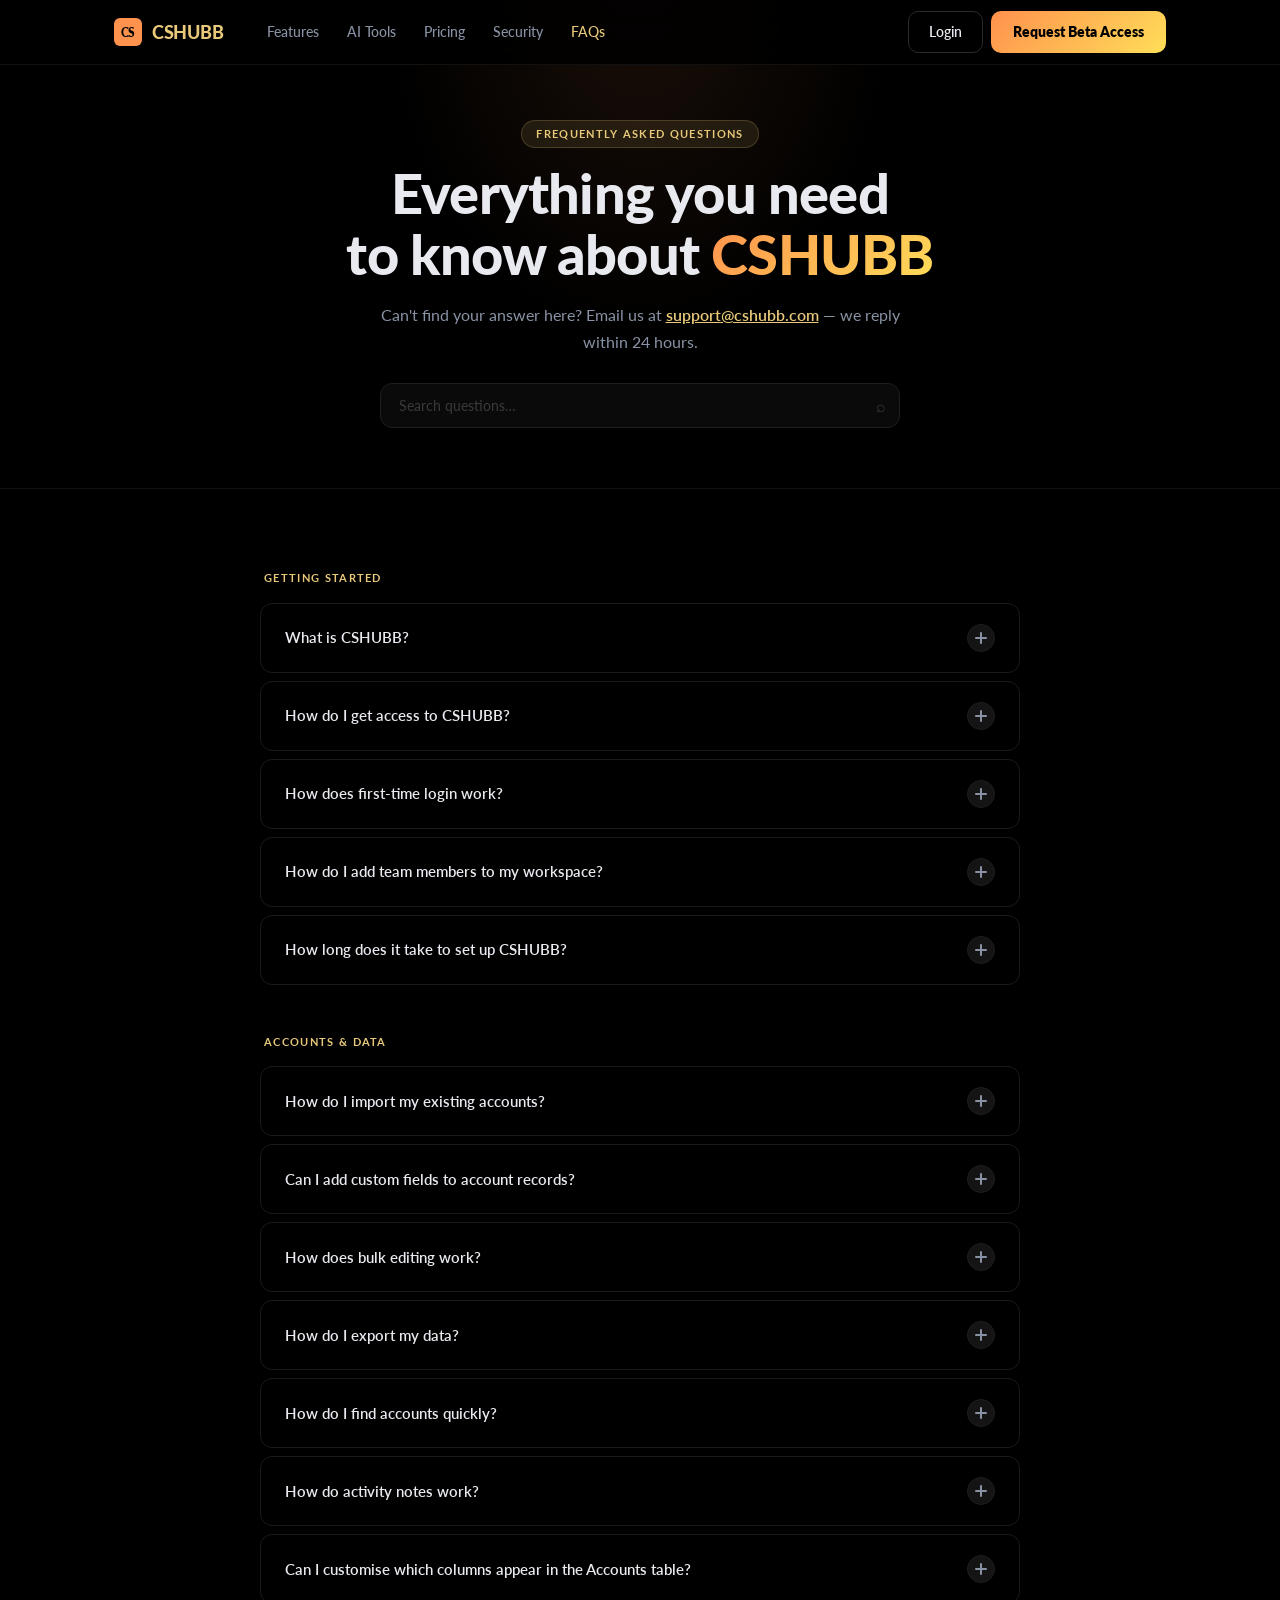
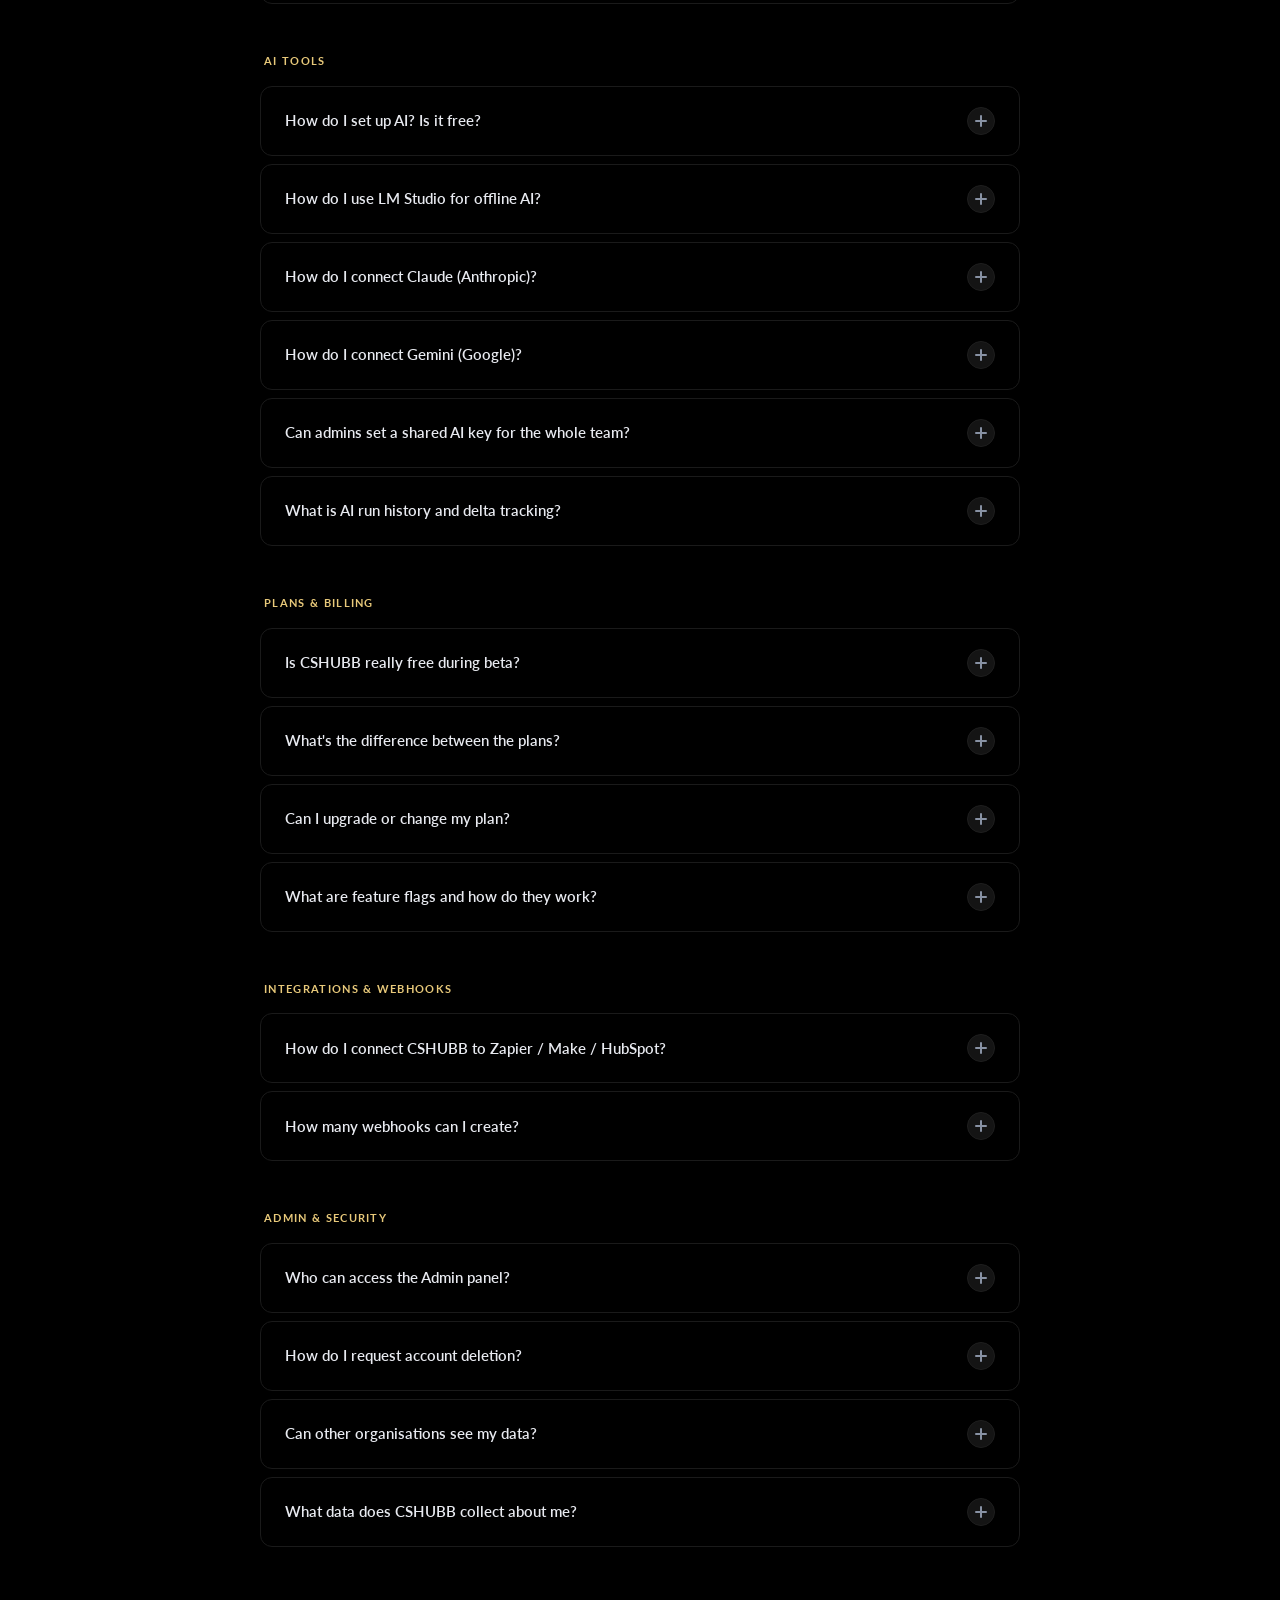
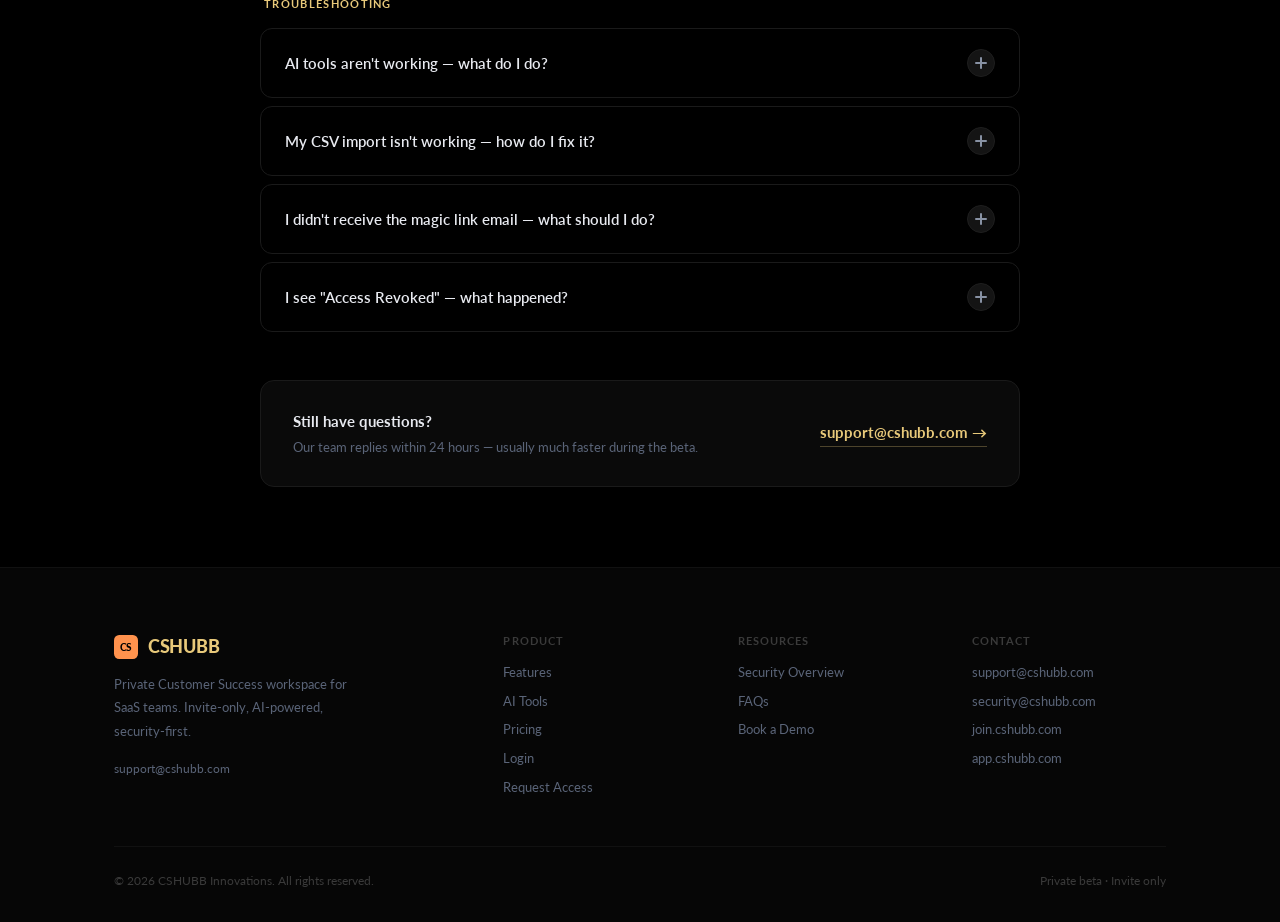
<file: faq.html>
<!DOCTYPE html>
<html lang="en">
<head>
<meta charset="UTF-8"/>
<meta name="viewport" content="width=device-width,initial-scale=1"/>
<title>FAQs — CSHUBB</title>
<meta name="description" content="Frequently asked questions about CSHUBB — the private Customer Success workspace for SaaS teams. Covers getting started, AI tools, plans, security, integrations, and more."/>
<link rel="preconnect" href="https://fonts.googleapis.com"/>
<link rel="preconnect" href="https://fonts.gstatic.com" crossorigin/>
<link href="https://fonts.googleapis.com/css2?family=Lato:wght@300;400;500;600;700;800;900&display=swap" rel="stylesheet"/>
<link rel="stylesheet" href="shared.css"/>
<style>
.faq-search-wrap{max-width:520px;margin:28px auto 0;position:relative}
.faq-search{width:100%;background:#0a0a0a;border:1px solid #1e1e1e;color:#e8eaf0;padding:13px 44px 13px 18px;border-radius:12px;font-size:14px;font-family:inherit;transition:border-color .2s;outline:none}
.faq-search:focus{border-color:rgba(255,145,77,.4)}
.faq-search::placeholder{color:#3a3a3a}
.faq-search-icon{position:absolute;right:14px;top:50%;transform:translateY(-50%);color:#3a3a3a;pointer-events:none;font-size:16px}
.faq-no-results{text-align:center;padding:48px 24px;color:#3a3a3a;font-size:14px;display:none}
</style>
</head>
<body>

<!-- NAV -->
<nav class="nav" id="mainNav">
  <div class="nav-inner">
    <a href="index.html" class="nav-logo">
      <svg width="28" height="28" viewBox="0 0 28 28" fill="none"><rect width="28" height="28" rx="6" fill="url(#lg)"/><text x="14" y="19" text-anchor="middle" font-family="Lato,sans-serif" font-weight="900" font-size="12" fill="#000">CS</text><defs><linearGradient id="lg" x1="0" y1="0" x2="28" y2="28"><stop stop-color="#ff914d"/><stop offset="1" stop-color="#ffde59"/></linearGradient></defs></svg>
      <span>CSHUBB</span>
    </a>
    <div class="nav-links" id="navLinks">
      <a href="index.html#features">Features</a>
      <a href="index.html#ai-tools">AI Tools</a>
      <a href="index.html#pricing">Pricing</a>
      <a href="security.html">Security</a>
      <a href="faq.html" class="active">FAQs</a>
    </div>
    <div class="nav-actions">
      <a href="https://app.cshubb.com" class="btn-outline" target="_blank">Login</a>
      <a href="https://join.cshubb.com" class="btn-primary" target="_blank">Request Beta Access</a>
    </div>
    <button class="hamburger" id="hamburger" onclick="toggleMenu()" aria-label="Menu">
      <span></span><span></span><span></span>
    </button>
  </div>
  <div class="mobile-menu" id="mobileMenu">
    <a href="index.html#features" onclick="toggleMenu()">Features</a>
    <a href="index.html#ai-tools" onclick="toggleMenu()">AI Tools</a>
    <a href="index.html#pricing" onclick="toggleMenu()">Pricing</a>
    <a href="security.html" onclick="toggleMenu()">Security</a>
    <a href="faq.html" onclick="toggleMenu()">FAQs</a>
    <div class="mobile-actions">
      <a href="https://app.cshubb.com" class="btn-outline" target="_blank">Login</a>
      <a href="https://join.cshubb.com" class="btn-primary" target="_blank">Request Beta Access</a>
    </div>
  </div>
</nav>

<!-- PAGE HERO -->
<section class="page-hero">
  <div class="page-hero-glow"></div>
  <div class="container" style="position:relative;z-index:1">
    <div class="section-eyebrow">Frequently Asked Questions</div>
    <h1>Everything you need<br/>to know about <span class="grad">CSHUBB</span></h1>
    <p>Can't find your answer here? Email us at <a href="mailto:support@cshubb.com" style="color:#e8c97a;font-weight:600">support@cshubb.com</a> — we reply within 24 hours.</p>
    <div class="faq-search-wrap">
      <input class="faq-search" id="faqSearch" type="text" placeholder="Search questions…" oninput="filterFAQs(this.value)" autocomplete="off"/>
      <span class="faq-search-icon">⌕</span>
    </div>
  </div>
</section>

<!-- ACCORDION -->
<section class="accordion-section">
  <div class="container">
    <div class="accordion-wrap" id="faqWrap">

      <!-- GETTING STARTED -->
      <div class="accordion-group" data-group="getting-started">
        <div class="accordion-group-title">Getting Started</div>

        <div class="accordion-item" data-keywords="what is cshubb customer success workspace saas">
          <button class="accordion-btn">
            <span class="accordion-btn-text">What is CSHUBB?</span>
            <span class="accordion-icon"><svg width="12" height="12" viewBox="0 0 12 12" fill="none" stroke="#8892a4" stroke-width="2" stroke-linecap="round"><line x1="6" y1="1" x2="6" y2="11"/><line x1="1" y1="6" x2="11" y2="6"/></svg></span>
          </button>
          <div class="accordion-body">
            <div class="accordion-body-inner">
              <p>CSHUBB is a <strong>private, invite-only Customer Success workspace</strong> built for SaaS teams. It gives your CS team a secure hub to track account health, manage renewals, visualise revenue, monitor churn risk, and run AI-powered workflows — all in one place.</p>
              <p>It's designed to replace the fragile combination of spreadsheets, CRM hacks, and scattered notes that most CS teams rely on, without the $30K/year cost of enterprise tools like Gainsight or Totango.</p>
            </div>
          </div>
        </div>

        <div class="accordion-item" data-keywords="how to get access invite beta join">
          <button class="accordion-btn">
            <span class="accordion-btn-text">How do I get access to CSHUBB?</span>
            <span class="accordion-icon"><svg width="12" height="12" viewBox="0 0 12 12" fill="none" stroke="#8892a4" stroke-width="2" stroke-linecap="round"><line x1="6" y1="1" x2="6" y2="11"/><line x1="1" y1="6" x2="11" y2="6"/></svg></span>
          </button>
          <div class="accordion-body">
            <div class="accordion-body-inner">
              <p>CSHUBB is currently in <strong>private beta</strong>. Access is by invitation only. To request access:</p>
              <ul>
                <li>Visit <a href="https://join.cshubb.com" target="_blank" style="color:#e8c97a">join.cshubb.com</a> and submit a beta request with your name, work email, company, and team size.</li>
                <li>We review requests and provision your workspace within 24 hours.</li>
                <li>You'll receive an email with your invite code and login instructions.</li>
              </ul>
              <p style="margin-top:10px">Already have a workspace? Log in at <a href="https://app.cshubb.com" target="_blank" style="color:#e8c97a">app.cshubb.com</a>.</p>
            </div>
          </div>
        </div>

        <div class="accordion-item" data-keywords="first login sign up register new user workspace">
          <button class="accordion-btn">
            <span class="accordion-btn-text">How does first-time login work?</span>
            <span class="accordion-icon"><svg width="12" height="12" viewBox="0 0 12 12" fill="none" stroke="#8892a4" stroke-width="2" stroke-linecap="round"><line x1="6" y1="1" x2="6" y2="11"/><line x1="1" y1="6" x2="11" y2="6"/></svg></span>
          </button>
          <div class="accordion-body">
            <div class="accordion-body-inner">
              <p>On your first login, enter your full name, work email, organisation name, and the invite code you received. CSHUBB sends a <strong>magic link</strong> to your email — click it, return to the browser tab, and you'll be logged in automatically.</p>
              <p>No passwords. No lengthy setup. Your workspace is ready immediately after first login.</p>
            </div>
          </div>
        </div>

        <div class="accordion-item" data-keywords="invite team members add users colleagues">
          <button class="accordion-btn">
            <span class="accordion-btn-text">How do I add team members to my workspace?</span>
            <span class="accordion-icon"><svg width="12" height="12" viewBox="0 0 12 12" fill="none" stroke="#8892a4" stroke-width="2" stroke-linecap="round"><line x1="6" y1="1" x2="6" y2="11"/><line x1="1" y1="6" x2="11" y2="6"/></svg></span>
          </button>
          <div class="accordion-body">
            <div class="accordion-body-inner">
              <p>Go to <strong>Admin → Invite Codes</strong> and generate invite codes for your team members. Share the code (and the login URL app.cshubb.com) with each person. They follow the same first-time login flow — entering their details and the code.</p>
              <p>The number of users you can invite depends on your plan (Trial: 3, Starter: 5, Growth: 15, Pro: 50, Enterprise: unlimited).</p>
            </div>
          </div>
        </div>

        <div class="accordion-item" data-keywords="setup time implementation onboarding quickstart">
          <button class="accordion-btn">
            <span class="accordion-btn-text">How long does it take to set up CSHUBB?</span>
            <span class="accordion-icon"><svg width="12" height="12" viewBox="0 0 12 12" fill="none" stroke="#8892a4" stroke-width="2" stroke-linecap="round"><line x1="6" y1="1" x2="6" y2="11"/><line x1="1" y1="6" x2="11" y2="6"/></svg></span>
          </button>
          <div class="accordion-body">
            <div class="accordion-body-inner">
              <p>Most teams are fully operational within an hour of receiving access:</p>
              <ul>
                <li><strong>5 min</strong> — Log in and familiarise yourself with the Accounts module</li>
                <li><strong>15 min</strong> — Download the CSV template, populate your accounts, drag-and-drop import</li>
                <li><strong>5 min</strong> — Set up Groq AI (free key from console.groq.com) or use it instantly</li>
                <li><strong>10 min</strong> — Invite your team members via invite codes</li>
              </ul>
              <p style="margin-top:10px">No professional services, no implementation projects, no 6-week onboarding.</p>
            </div>
          </div>
        </div>
      </div>

      <!-- ACCOUNTS & DATA -->
      <div class="accordion-group" data-group="accounts">
        <div class="accordion-group-title">Accounts & Data</div>

        <div class="accordion-item" data-keywords="import accounts csv data upload add">
          <button class="accordion-btn">
            <span class="accordion-btn-text">How do I import my existing accounts?</span>
            <span class="accordion-icon"><svg width="12" height="12" viewBox="0 0 12 12" fill="none" stroke="#8892a4" stroke-width="2" stroke-linecap="round"><line x1="6" y1="1" x2="6" y2="11"/><line x1="1" y1="6" x2="11" y2="6"/></svg></span>
          </button>
          <div class="accordion-body">
            <div class="accordion-body-inner">
              <p>Go to <strong>Import / Export</strong> → download the CSV template → fill in your account data → drag and drop the file onto the import zone (or click to browse).</p>
              <p>The CSV supports these columns: <code>name, csm, tier, industry, region, status, health, arr, mrr, nps, usage, tickets, renewalDays, stage, expansionFlag, churnRisk, tags</code></p>
              <p>All imported accounts sync instantly to all users in your org. You don't need to refresh.</p>
            </div>
          </div>
        </div>

        <div class="accordion-item" data-keywords="custom fields add field type text number dropdown">
          <button class="accordion-btn">
            <span class="accordion-btn-text">Can I add custom fields to account records?</span>
            <span class="accordion-icon"><svg width="12" height="12" viewBox="0 0 12 12" fill="none" stroke="#8892a4" stroke-width="2" stroke-linecap="round"><line x1="6" y1="1" x2="6" y2="11"/><line x1="1" y1="6" x2="11" y2="6"/></svg></span>
          </button>
          <div class="accordion-body">
            <div class="accordion-body-inner">
              <p>Yes, on <strong>Pro and Enterprise plans</strong>. Go to <strong>Import / Export → Custom Fields</strong> tab → add a field name and type (text, number, yes/no, date, or dropdown). Custom fields appear in account records, the add/edit modal, and bulk edit — and sync to all org users immediately.</p>
            </div>
          </div>
        </div>

        <div class="accordion-item" data-keywords="bulk edit multiple accounts update batch">
          <button class="accordion-btn">
            <span class="accordion-btn-text">How does bulk editing work?</span>
            <span class="accordion-icon"><svg width="12" height="12" viewBox="0 0 12 12" fill="none" stroke="#8892a4" stroke-width="2" stroke-linecap="round"><line x1="6" y1="1" x2="6" y2="11"/><line x1="1" y1="6" x2="11" y2="6"/></svg></span>
          </button>
          <div class="accordion-body">
            <div class="accordion-body-inner">
              <p>Select multiple accounts using the checkboxes in the Accounts table. A bulk action bar appears at the top. Click <strong>Edit</strong> to open the bulk edit modal — only fill in the fields you want to change (blank fields are skipped). Changes apply to all selected accounts and sync to all org users instantly.</p>
              <p>Bulk edit is available on <strong>Starter and above</strong>. Bulk delete is an admin-only action on <strong>Pro and above</strong>.</p>
            </div>
          </div>
        </div>

        <div class="accordion-item" data-keywords="export csv json download backup data">
          <button class="accordion-btn">
            <span class="accordion-btn-text">How do I export my data?</span>
            <span class="accordion-icon"><svg width="12" height="12" viewBox="0 0 12 12" fill="none" stroke="#8892a4" stroke-width="2" stroke-linecap="round"><line x1="6" y1="1" x2="6" y2="11"/><line x1="1" y1="6" x2="11" y2="6"/></svg></span>
          </button>
          <div class="accordion-body">
            <div class="accordion-body-inner">
              <p>Go to <strong>Import / Export</strong> → Export section. You can export:</p>
              <ul>
                <li><strong>CSV</strong> — all accounts in spreadsheet-compatible format (all plans)</li>
                <li><strong>JSON</strong> — full structured data export for backup or migration (Growth and above)</li>
              </ul>
              <p style="margin-top:10px">When bulk-deleting accounts (admin only), CSHUBB shows an export-first modal to ensure you always back up before deleting.</p>
            </div>
          </div>
        </div>

        <div class="accordion-item" data-keywords="search filter find account name csm region industry">
          <button class="accordion-btn">
            <span class="accordion-btn-text">How do I find accounts quickly?</span>
            <span class="accordion-icon"><svg width="12" height="12" viewBox="0 0 12 12" fill="none" stroke="#8892a4" stroke-width="2" stroke-linecap="round"><line x1="6" y1="1" x2="6" y2="11"/><line x1="1" y1="6" x2="11" y2="6"/></svg></span>
          </button>
          <div class="accordion-body">
            <div class="accordion-body-inner">
              <p>Use the <strong>search bar</strong> in the Accounts module to find any account by name, CSM, industry, or region — it filters instantly as you type.</p>
              <p>For deeper analysis, use the <strong>7-dimension filter bar</strong> to slice by: Tier, Status, Health, Churn Risk, Region, Industry, and CSM simultaneously. Active filters are shown as a banner so you always know what slice you're looking at.</p>
            </div>
          </div>
        </div>

        <div class="accordion-item" data-keywords="notes activity log call summary csm">
          <button class="accordion-btn">
            <span class="accordion-btn-text">How do activity notes work?</span>
            <span class="accordion-icon"><svg width="12" height="12" viewBox="0 0 12 12" fill="none" stroke="#8892a4" stroke-width="2" stroke-linecap="round"><line x1="6" y1="1" x2="6" y2="11"/><line x1="1" y1="6" x2="11" y2="6"/></svg></span>
          </button>
          <div class="accordion-body">
            <div class="accordion-body-inner">
              <p>Each account has an <strong>Activity Log</strong> where you can add timestamped notes with types: Call Summary, Risk Flag, Follow-up, QBR Note, Escalation, or General. Notes are visible to all workspace users and synced in real-time.</p>
              <p>Access notes via the <strong>Quick Panel</strong> (click any account row → Notes tab) or from the full edit modal. Notes are stored indefinitely and ordered chronologically.</p>
            </div>
          </div>
        </div>

        <div class="accordion-item" data-keywords="columns show hide customise table view">
          <button class="accordion-btn">
            <span class="accordion-btn-text">Can I customise which columns appear in the Accounts table?</span>
            <span class="accordion-icon"><svg width="12" height="12" viewBox="0 0 12 12" fill="none" stroke="#8892a4" stroke-width="2" stroke-linecap="round"><line x1="6" y1="1" x2="6" y2="11"/><line x1="1" y1="6" x2="11" y2="6"/></svg></span>
          </button>
          <div class="accordion-body">
            <div class="accordion-body-inner">
              <p>Yes. Admins can show or hide columns by clicking the <strong>⚙ Columns</strong> button in the Accounts header. Column preferences are saved per org and apply to all team members. This keeps the table focused on the fields your team actually uses.</p>
            </div>
          </div>
        </div>
      </div>

      <!-- AI TOOLS -->
      <div class="accordion-group" data-group="ai">
        <div class="accordion-group-title">AI Tools</div>

        <div class="accordion-item" data-keywords="groq setup ai key free provider">
          <button class="accordion-btn">
            <span class="accordion-btn-text">How do I set up AI? Is it free?</span>
            <span class="accordion-icon"><svg width="12" height="12" viewBox="0 0 12 12" fill="none" stroke="#8892a4" stroke-width="2" stroke-linecap="round"><line x1="6" y1="1" x2="6" y2="11"/><line x1="1" y1="6" x2="11" y2="6"/></svg></span>
          </button>
          <div class="accordion-body">
            <div class="accordion-body-inner">
              <p><strong>Groq is the default AI provider</strong> — it's fast, free, and runs Llama 3.1 8B at 500+ tokens/second. To use it:</p>
              <ul>
                <li>Go to <a href="https://console.groq.com" target="_blank" style="color:#e8c97a">console.groq.com</a> and create a free account</li>
                <li>Generate an API key</li>
                <li>Paste it in CSHUBB → AI Settings → Groq → Set as Active</li>
              </ul>
              <p style="margin-top:10px">Alternatively, your admin may have already set an org-wide Groq key — in which case you don't need to configure anything at all.</p>
            </div>
          </div>
        </div>

        <div class="accordion-item" data-keywords="lm studio offline local private no internet">
          <button class="accordion-btn">
            <span class="accordion-btn-text">How do I use LM Studio for offline AI?</span>
            <span class="accordion-icon"><svg width="12" height="12" viewBox="0 0 12 12" fill="none" stroke="#8892a4" stroke-width="2" stroke-linecap="round"><line x1="6" y1="1" x2="6" y2="11"/><line x1="1" y1="6" x2="11" y2="6"/></svg></span>
          </button>
          <div class="accordion-body">
            <div class="accordion-body-inner">
              <p>LM Studio lets you run AI models 100% on your own device — no internet connection required, no data leaves your machine. Setup:</p>
              <ul>
                <li>Download LM Studio from lmstudio.ai</li>
                <li>Load a model (e.g. Mistral 7B Instruct, Llama 3.1 8B)</li>
                <li>Go to Local Server tab → Start Server → enable CORS</li>
                <li>In CSHUBB → AI Settings → LM Studio → enter your server URL (default: <code>http://localhost:1234</code>) and model name</li>
                <li>Click ⚡ Test Connection → Set as Active</li>
              </ul>
              <p style="margin-top:10px">LM Studio is available on <strong>Enterprise plan</strong> only, as it requires the user to run a local server.</p>
            </div>
          </div>
        </div>

        <div class="accordion-item" data-keywords="claude anthropic api key setup">
          <button class="accordion-btn">
            <span class="accordion-btn-text">How do I connect Claude (Anthropic)?</span>
            <span class="accordion-icon"><svg width="12" height="12" viewBox="0 0 12 12" fill="none" stroke="#8892a4" stroke-width="2" stroke-linecap="round"><line x1="6" y1="1" x2="6" y2="11"/><line x1="1" y1="6" x2="11" y2="6"/></svg></span>
          </button>
          <div class="accordion-body">
            <div class="accordion-body-inner">
              <p>Available on <strong>Pro and Enterprise plans</strong>. Get your API key from <a href="https://console.anthropic.com" target="_blank" style="color:#e8c97a">console.anthropic.com</a>, then paste it in CSHUBB → AI Settings → Claude → Set as Active. Your key is stored only in your browser and is never sent to CSHUBB servers.</p>
            </div>
          </div>
        </div>

        <div class="accordion-item" data-keywords="gemini google api key model flash pro">
          <button class="accordion-btn">
            <span class="accordion-btn-text">How do I connect Gemini (Google)?</span>
            <span class="accordion-icon"><svg width="12" height="12" viewBox="0 0 12 12" fill="none" stroke="#8892a4" stroke-width="2" stroke-linecap="round"><line x1="6" y1="1" x2="6" y2="11"/><line x1="1" y1="6" x2="11" y2="6"/></svg></span>
          </button>
          <div class="accordion-body">
            <div class="accordion-body-inner">
              <p>Available on <strong>Growth, Pro, and Enterprise plans</strong>. Get a free API key from <a href="https://aistudio.google.com" target="_blank" style="color:#e8c97a">aistudio.google.com</a>. In CSHUBB → AI Settings → Gemini → paste your key and select a model (Gemini 2.5 Flash is recommended for speed and quality). Set as Active.</p>
              <p>Supported models include: <code>gemini-2.5-flash</code>, <code>gemini-2.5-flash-lite</code>, <code>gemini-2.5-pro</code>, <code>gemini-2.0-flash</code>, <code>gemini-1.5-pro</code>.</p>
            </div>
          </div>
        </div>

        <div class="accordion-item" data-keywords="org wide api key admin all users team key policy">
          <button class="accordion-btn">
            <span class="accordion-btn-text">Can admins set a shared AI key for the whole team?</span>
            <span class="accordion-icon"><svg width="12" height="12" viewBox="0 0 12 12" fill="none" stroke="#8892a4" stroke-width="2" stroke-linecap="round"><line x1="6" y1="1" x2="6" y2="11"/><line x1="1" y1="6" x2="11" y2="6"/></svg></span>
          </button>
          <div class="accordion-body">
            <div class="accordion-body-inner">
              <p>Yes. Admins can set the <strong>API Key Policy</strong> to "Org-wide key" mode in AI Settings. In this mode, the admin sets one API key that all team members use — users see AI working without ever needing to configure their own key. This is the recommended setup for most teams.</p>
              <p>Alternatively, "Individual keys" mode lets each user bring their own key and choose their own provider.</p>
            </div>
          </div>
        </div>

        <div class="accordion-item" data-keywords="ai history delta tracking previous run compare">
          <button class="accordion-btn">
            <span class="accordion-btn-text">What is AI run history and delta tracking?</span>
            <span class="accordion-icon"><svg width="12" height="12" viewBox="0 0 12 12" fill="none" stroke="#8892a4" stroke-width="2" stroke-linecap="round"><line x1="6" y1="1" x2="6" y2="11"/><line x1="1" y1="6" x2="11" y2="6"/></svg></span>
          </button>
          <div class="accordion-body">
            <div class="accordion-body-inner">
              <p>Every AI tool run is saved with a timestamp, the output, and which account(s) or context it was run on. Click <strong>History</strong> on any AI tool card to see all past runs.</p>
              <p><strong>Delta tracking</strong> compares the latest run against the previous one and highlights: new insights (green), removed items (red), and unchanged content (grey). This is especially useful for Weekly Digest and Churn Risk — you can immediately see what changed in your book week-over-week without reading everything from scratch.</p>
            </div>
          </div>
        </div>
      </div>

      <!-- PLANS & BILLING -->
      <div class="accordion-group" data-group="billing">
        <div class="accordion-group-title">Plans & Billing</div>

        <div class="accordion-item" data-keywords="free cost pricing how much beta">
          <button class="accordion-btn">
            <span class="accordion-btn-text">Is CSHUBB really free during beta?</span>
            <span class="accordion-icon"><svg width="12" height="12" viewBox="0 0 12 12" fill="none" stroke="#8892a4" stroke-width="2" stroke-linecap="round"><line x1="6" y1="1" x2="6" y2="11"/><line x1="1" y1="6" x2="11" y2="6"/></svg></span>
          </button>
          <div class="accordion-body">
            <div class="accordion-body-inner">
              <p>Yes. CSHUBB is completely free during the private beta. No credit card is required at any point. All beta users get extended free access even after pricing is announced post-beta.</p>
            </div>
          </div>
        </div>

        <div class="accordion-item" data-keywords="plan difference trial starter growth pro enterprise features">
          <button class="accordion-btn">
            <span class="accordion-btn-text">What's the difference between the plans?</span>
            <span class="accordion-icon"><svg width="12" height="12" viewBox="0 0 12 12" fill="none" stroke="#8892a4" stroke-width="2" stroke-linecap="round"><line x1="6" y1="1" x2="6" y2="11"/><line x1="1" y1="6" x2="11" y2="6"/></svg></span>
          </button>
          <div class="accordion-body">
            <div class="accordion-body-inner">
              <p>Plans differ in the number of users, accounts, AI runs per month, and which features are enabled:</p>
              <ul>
                <li><strong>Trial</strong> — 3 users, 50 accounts, 20 AI runs/mo. Accounts module, CSV import/export, notes, tags, Account Pulse AI.</li>
                <li><strong>Starter</strong> — 5 users, 200 accounts, 100 AI runs/mo. Adds Revenue, Pipeline, AI Tools module, Churn Risk AI, Weekly Digest AI, bulk edit.</li>
                <li><strong>Growth</strong> — 15 users, 1,000 accounts, 500 AI runs/mo, 3 webhooks. Adds QBR Talking Points, Expansion Spotter, Gemini AI, JSON export.</li>
                <li><strong>Pro</strong> — 50 users, 5,000 accounts, 2,000 AI runs/mo, 10 webhooks. Adds custom fields, bulk delete, Claude AI, HMAC webhook signing, org-wide key policy.</li>
                <li><strong>Enterprise</strong> — Unlimited everything. Adds LM Studio, custom integrations, dedicated onboarding, SLA.</li>
              </ul>
            </div>
          </div>
        </div>

        <div class="accordion-item" data-keywords="upgrade plan change tier higher lower">
          <button class="accordion-btn">
            <span class="accordion-btn-text">Can I upgrade or change my plan?</span>
            <span class="accordion-icon"><svg width="12" height="12" viewBox="0 0 12 12" fill="none" stroke="#8892a4" stroke-width="2" stroke-linecap="round"><line x1="6" y1="1" x2="6" y2="11"/><line x1="1" y1="6" x2="11" y2="6"/></svg></span>
          </button>
          <div class="accordion-body">
            <div class="accordion-body-inner">
              <p>During beta, plan changes are handled by the CSHUBB team. Email <a href="mailto:support@cshubb.com" style="color:#e8c97a">support@cshubb.com</a> or <a href="https://www.slotmee.com/raja-2iwrb" target="_blank" style="color:#e8c97a">book a call</a> to discuss upgrading your workspace. Post-beta, self-serve plan management will be available in Admin → Plan & Billing.</p>
            </div>
          </div>
        </div>

        <div class="accordion-item" data-keywords="feature flag module enable disable admin control">
          <button class="accordion-btn">
            <span class="accordion-btn-text">What are feature flags and how do they work?</span>
            <span class="accordion-icon"><svg width="12" height="12" viewBox="0 0 12 12" fill="none" stroke="#8892a4" stroke-width="2" stroke-linecap="round"><line x1="6" y1="1" x2="6" y2="11"/><line x1="1" y1="6" x2="11" y2="6"/></svg></span>
          </button>
          <div class="accordion-body">
            <div class="accordion-body-inner">
              <p>Feature flags control which modules and capabilities are active for your workspace. They are set per-org based on your plan. The CSHUBB admin (not your workspace admin) can also manually override feature flags for specific orgs — for example, to grant trial access to a Growth feature during an evaluation period.</p>
              <p>Your workspace admin can see the current feature state in <strong>Admin → Org Control</strong>. Users must refresh their browser to see navigation changes after feature flags are updated.</p>
            </div>
          </div>
        </div>
      </div>

      <!-- INTEGRATIONS & WEBHOOKS -->
      <div class="accordion-group" data-group="integrations">
        <div class="accordion-group-title">Integrations & Webhooks</div>

        <div class="accordion-item" data-keywords="webhook connect zapier make n8n hubspot integration">
          <button class="accordion-btn">
            <span class="accordion-btn-text">How do I connect CSHUBB to Zapier / Make / HubSpot?</span>
            <span class="accordion-icon"><svg width="12" height="12" viewBox="0 0 12 12" fill="none" stroke="#8892a4" stroke-width="2" stroke-linecap="round"><line x1="6" y1="1" x2="6" y2="11"/><line x1="1" y1="6" x2="11" y2="6"/></svg></span>
          </button>
          <div class="accordion-body">
            <div class="accordion-body-inner">
              <p>Go to <strong>Admin → Webhooks → New Webhook</strong>. Copy the endpoint URL and secret token. Use these in your integration platform:</p>
              <ul>
                <li><strong>Zapier</strong> — use a Webhooks by Zapier trigger with the CSHUBB endpoint</li>
                <li><strong>Make (Integromat)</strong> — use an HTTP module as a webhook receiver</li>
                <li><strong>n8n</strong> — use a Webhook node</li>
                <li><strong>HubSpot / other CRMs</strong> — configure HTTP POST to the CSHUBB webhook URL</li>
              </ul>
              <p style="margin-top:10px">Webhooks support <code>upsert</code>, <code>create</code>, and <code>update</code> modes. HMAC signing is available on Pro+ for payload verification.</p>
            </div>
          </div>
        </div>

        <div class="accordion-item" data-keywords="webhook limit number endpoints max plan">
          <button class="accordion-btn">
            <span class="accordion-btn-text">How many webhooks can I create?</span>
            <span class="accordion-icon"><svg width="12" height="12" viewBox="0 0 12 12" fill="none" stroke="#8892a4" stroke-width="2" stroke-linecap="round"><line x1="6" y1="1" x2="6" y2="11"/><line x1="1" y1="6" x2="11" y2="6"/></svg></span>
          </button>
          <div class="accordion-body">
            <div class="accordion-body-inner">
              <p>Webhook limits by plan: Trial (0), Starter (0), Growth (3), Pro (10), Enterprise (unlimited). Each webhook endpoint has its own URL and secret. Webhooks are only available on Growth plan and above.</p>
            </div>
          </div>
        </div>
      </div>

      <!-- ADMIN & SECURITY -->
      <div class="accordion-group" data-group="admin">
        <div class="accordion-group-title">Admin & Security</div>

        <div class="accordion-item" data-keywords="admin panel who can access role permissions">
          <button class="accordion-btn">
            <span class="accordion-btn-text">Who can access the Admin panel?</span>
            <span class="accordion-icon"><svg width="12" height="12" viewBox="0 0 12 12" fill="none" stroke="#8892a4" stroke-width="2" stroke-linecap="round"><line x1="6" y1="1" x2="6" y2="11"/><line x1="1" y1="6" x2="11" y2="6"/></svg></span>
          </button>
          <div class="accordion-body">
            <div class="accordion-body-inner">
              <p>Only users with the <strong>admin role</strong> can see the Admin panel. The Admin panel includes: Users, Invite Codes, Usage Logs, Help Requests, Deletion Requests, Beta Requests, Webhooks, Org Control, and PLG Analytics.</p>
              <p>The first user to create a workspace automatically becomes admin. Admins cannot be demoted through the UI — contact <a href="mailto:support@cshubb.com" style="color:#e8c97a">support@cshubb.com</a> if you need to transfer admin ownership.</p>
            </div>
          </div>
        </div>

        <div class="accordion-item" data-keywords="delete account remove user data gdpr right to erasure">
          <button class="accordion-btn">
            <span class="accordion-btn-text">How do I request account deletion?</span>
            <span class="accordion-icon"><svg width="12" height="12" viewBox="0 0 12 12" fill="none" stroke="#8892a4" stroke-width="2" stroke-linecap="round"><line x1="6" y1="1" x2="6" y2="11"/><line x1="1" y1="6" x2="11" y2="6"/></svg></span>
          </button>
          <div class="accordion-body">
            <div class="accordion-body-inner">
              <p>Go to your <strong>Profile drawer</strong> (click your name/avatar in the sidebar) → Account Actions → ⚠ Request Account Deletion. This submits a deletion request to the CSHUBB admin. Alternatively, go to <strong>Help & Feedback</strong> → Request Type → Request Account Deletion.</p>
              <p>Deletion requests are processed within 5 business days. All your personal data and associated account records will be removed.</p>
            </div>
          </div>
        </div>

        <div class="accordion-item" data-keywords="data isolation security my data other companies">
          <button class="accordion-btn">
            <span class="accordion-btn-text">Can other organisations see my data?</span>
            <span class="accordion-icon"><svg width="12" height="12" viewBox="0 0 12 12" fill="none" stroke="#8892a4" stroke-width="2" stroke-linecap="round"><line x1="6" y1="1" x2="6" y2="11"/><line x1="1" y1="6" x2="11" y2="6"/></svg></span>
          </button>
          <div class="accordion-body">
            <div class="accordion-body-inner">
              <p>No. CSHUBB uses <strong>Supabase Row-Level Security (RLS)</strong> at the database level to ensure complete data isolation between workspaces. Every row in every data table is scoped to your org. It is architecturally impossible for another workspace's queries to return your data. See the <a href="security.html" style="color:#e8c97a">Security Overview</a> for full details.</p>
            </div>
          </div>
        </div>

        <div class="accordion-item" data-keywords="posthog analytics tracking privacy personal data">
          <button class="accordion-btn">
            <span class="accordion-btn-text">What data does CSHUBB collect about me?</span>
            <span class="accordion-icon"><svg width="12" height="12" viewBox="0 0 12 12" fill="none" stroke="#8892a4" stroke-width="2" stroke-linecap="round"><line x1="6" y1="1" x2="6" y2="11"/><line x1="1" y1="6" x2="11" y2="6"/></svg></span>
          </button>
          <div class="accordion-body">
            <div class="accordion-body-inner">
              <p>CSHUBB collects:</p>
              <ul>
                <li><strong>Account data</strong>: your name, email, and org name — used to provision and manage your workspace access.</li>
                <li><strong>Product analytics</strong>: anonymised usage events (e.g. "AI tool run", "account imported") via PostHog with session recording disabled, autocapture disabled, and no PII in event payloads.</li>
                <li><strong>Support data</strong>: the content of any help requests or feedback you submit.</li>
              </ul>
              <p style="margin-top:10px">We do not sell, share, or monetise your data. Your customer account data belongs to you.</p>
            </div>
          </div>
        </div>
      </div>

      <!-- TROUBLESHOOTING -->
      <div class="accordion-group" data-group="troubleshooting">
        <div class="accordion-group-title">Troubleshooting</div>

        <div class="accordion-item" data-keywords="ai not working offline error no response">
          <button class="accordion-btn">
            <span class="accordion-btn-text">AI tools aren't working — what do I do?</span>
            <span class="accordion-icon"><svg width="12" height="12" viewBox="0 0 12 12" fill="none" stroke="#8892a4" stroke-width="2" stroke-linecap="round"><line x1="6" y1="1" x2="6" y2="11"/><line x1="1" y1="6" x2="11" y2="6"/></svg></span>
          </button>
          <div class="accordion-body">
            <div class="accordion-body-inner">
              <p>Check these in order:</p>
              <ul>
                <li><strong>API status bar</strong> at the top shows "AI offline" — this means no provider is configured or your key is invalid.</li>
                <li>Go to <strong>AI Settings</strong> → verify your Groq key is entered and the Groq dot is green.</li>
                <li>Make sure the correct provider is set as active (click "Set as Active").</li>
                <li>For LM Studio: confirm the local server is running, CORS is enabled, and the URL/model name are correct.</li>
                <li>If using an org-wide key set by your admin, the status bar should show the provider. If it still shows offline, ask your admin to re-check the key.</li>
              </ul>
            </div>
          </div>
        </div>

        <div class="accordion-item" data-keywords="csv import not working error failed accounts not loading">
          <button class="accordion-btn">
            <span class="accordion-btn-text">My CSV import isn't working — how do I fix it?</span>
            <span class="accordion-icon"><svg width="12" height="12" viewBox="0 0 12 12" fill="none" stroke="#8892a4" stroke-width="2" stroke-linecap="round"><line x1="6" y1="1" x2="6" y2="11"/><line x1="1" y1="6" x2="11" y2="6"/></svg></span>
          </button>
          <div class="accordion-body">
            <div class="accordion-body-inner">
              <p>Common fixes:</p>
              <ul>
                <li>Use the <strong>downloadable CSV template</strong> from Import / Export to ensure the correct column headers.</li>
                <li>Column headers must exactly match the expected names (e.g. <code>arr</code> not <code>ARR</code> or <code>Annual Revenue</code>).</li>
                <li>Health, usage, and NPS should be numbers (0–100). ARR and MRR should be numbers without currency symbols.</li>
                <li><code>expansionFlag</code> should be <code>true</code> or <code>false</code>. <code>churnRisk</code> should be <code>Low</code>, <code>Medium</code>, <code>High</code>, or <code>Critical</code>.</li>
                <li>Check the feedback message below the import zone — it usually explains what went wrong.</li>
              </ul>
            </div>
          </div>
        </div>

        <div class="accordion-item" data-keywords="magic link email not received spam junk login">
          <button class="accordion-btn">
            <span class="accordion-btn-text">I didn't receive the magic link email — what should I do?</span>
            <span class="accordion-icon"><svg width="12" height="12" viewBox="0 0 12 12" fill="none" stroke="#8892a4" stroke-width="2" stroke-linecap="round"><line x1="6" y1="1" x2="6" y2="11"/><line x1="1" y1="6" x2="11" y2="6"/></svg></span>
          </button>
          <div class="accordion-body">
            <div class="accordion-body-inner">
              <p>Check your spam/junk folder first — magic link emails occasionally land there. The email comes from Supabase Auth on behalf of CSHUBB.</p>
              <p>If you still don't see it after a few minutes, click <strong>← Try again</strong> on the login screen and re-enter your email to request a new link. Magic links expire after a short window, so old links may be invalid.</p>
              <p>If the problem persists, email <a href="mailto:support@cshubb.com" style="color:#e8c97a">support@cshubb.com</a>.</p>
            </div>
          </div>
        </div>

        <div class="accordion-item" data-keywords="access revoked blocked cannot login suspended">
          <button class="accordion-btn">
            <span class="accordion-btn-text">I see "Access Revoked" — what happened?</span>
            <span class="accordion-icon"><svg width="12" height="12" viewBox="0 0 12 12" fill="none" stroke="#8892a4" stroke-width="2" stroke-linecap="round"><line x1="6" y1="1" x2="6" y2="11"/><line x1="1" y1="6" x2="11" y2="6"/></svg></span>
          </button>
          <div class="accordion-body">
            <div class="accordion-body-inner">
              <p>Your access to the workspace has been revoked by an admin. This can happen if you left the organisation, your seat was reassigned, or a billing issue suspended your org.</p>
              <p>Contact your workspace admin for reinstatement, or email <a href="mailto:support@cshubb.com" style="color:#e8c97a">support@cshubb.com</a> if you believe this is an error.</p>
            </div>
          </div>
        </div>
      </div>

      <!-- No results -->
      <div class="faq-no-results" id="faqNoResults">
        No questions match your search. Try different keywords or email us at <a href="mailto:support@cshubb.com" style="color:#e8c97a">support@cshubb.com</a>.
      </div>

      <!-- Contact Banner -->
      <div class="contact-banner">
        <div class="contact-banner-text">
          <h4>Still have questions?</h4>
          <p>Our team replies within 24 hours — usually much faster during the beta.</p>
        </div>
        <a href="mailto:support@cshubb.com" class="contact-link">support@cshubb.com →</a>
      </div>

    </div>
  </div>
</section>

<!-- FOOTER -->
<footer class="footer">
  <div class="container">
    <div class="footer-grid">
      <div class="footer-brand">
        <a href="index.html" class="nav-logo" style="margin-bottom:12px;display:inline-flex">
          <svg width="24" height="24" viewBox="0 0 28 28" fill="none"><rect width="28" height="28" rx="6" fill="url(#lg2)"/><text x="14" y="19" text-anchor="middle" font-family="Lato,sans-serif" font-weight="900" font-size="12" fill="#000">CS</text><defs><linearGradient id="lg2" x1="0" y1="0" x2="28" y2="28"><stop stop-color="#ff914d"/><stop offset="1" stop-color="#ffde59"/></linearGradient></defs></svg>
          <span>CSHUBB</span>
        </a>
        <p class="footer-desc">Private Customer Success workspace for SaaS teams. Invite-only, AI-powered, security-first.</p>
        <div class="footer-links-inline"><a href="mailto:support@cshubb.com">support@cshubb.com</a></div>
      </div>
      <div class="footer-col">
        <div class="footer-col-title">Product</div>
        <a href="index.html#features">Features</a>
        <a href="index.html#ai-tools">AI Tools</a>
        <a href="index.html#pricing">Pricing</a>
        <a href="https://app.cshubb.com" target="_blank">Login</a>
        <a href="https://join.cshubb.com" target="_blank">Request Access</a>
      </div>
      <div class="footer-col">
        <div class="footer-col-title">Resources</div>
        <a href="security.html">Security Overview</a>
        <a href="faq.html">FAQs</a>
        <a href="https://www.slotmee.com/raja-2iwrb" target="_blank">Book a Demo</a>
      </div>
      <div class="footer-col">
        <div class="footer-col-title">Contact</div>
        <a href="mailto:support@cshubb.com">support@cshubb.com</a>
        <a href="mailto:security@cshubb.com">security@cshubb.com</a>
        <a href="https://join.cshubb.com" target="_blank">join.cshubb.com</a>
        <a href="https://app.cshubb.com" target="_blank">app.cshubb.com</a>
      </div>
    </div>
    <div class="footer-bottom">
      <span>© 2026 CSHUBB Innovations. All rights reserved.</span>
      <span>Private beta · Invite only</span>
    </div>
  </div>
</footer>

<script src="shared.js"></script>
<script>
function filterFAQs(query) {
  const q = query.toLowerCase().trim();
  const items = document.querySelectorAll('.accordion-item');
  const groups = document.querySelectorAll('.accordion-group');
  let anyVisible = false;

  items.forEach(item => {
    const text = (item.querySelector('.accordion-btn-text')?.textContent || '').toLowerCase();
    const keywords = (item.getAttribute('data-keywords') || '').toLowerCase();
    const bodyText = (item.querySelector('.accordion-body-inner')?.textContent || '').toLowerCase();
    const match = !q || text.includes(q) || keywords.includes(q) || bodyText.includes(q);
    item.style.display = match ? '' : 'none';
    if (match) anyVisible = true;
  });

  // Hide group titles if all items in group are hidden
  groups.forEach(group => {
    const visibleItems = group.querySelectorAll('.accordion-item:not([style*="display: none"])');
    group.style.display = visibleItems.length > 0 ? '' : 'none';
  });

  document.getElementById('faqNoResults').style.display = anyVisible ? 'none' : 'block';
}
</script>
</body>
</html>
</file>
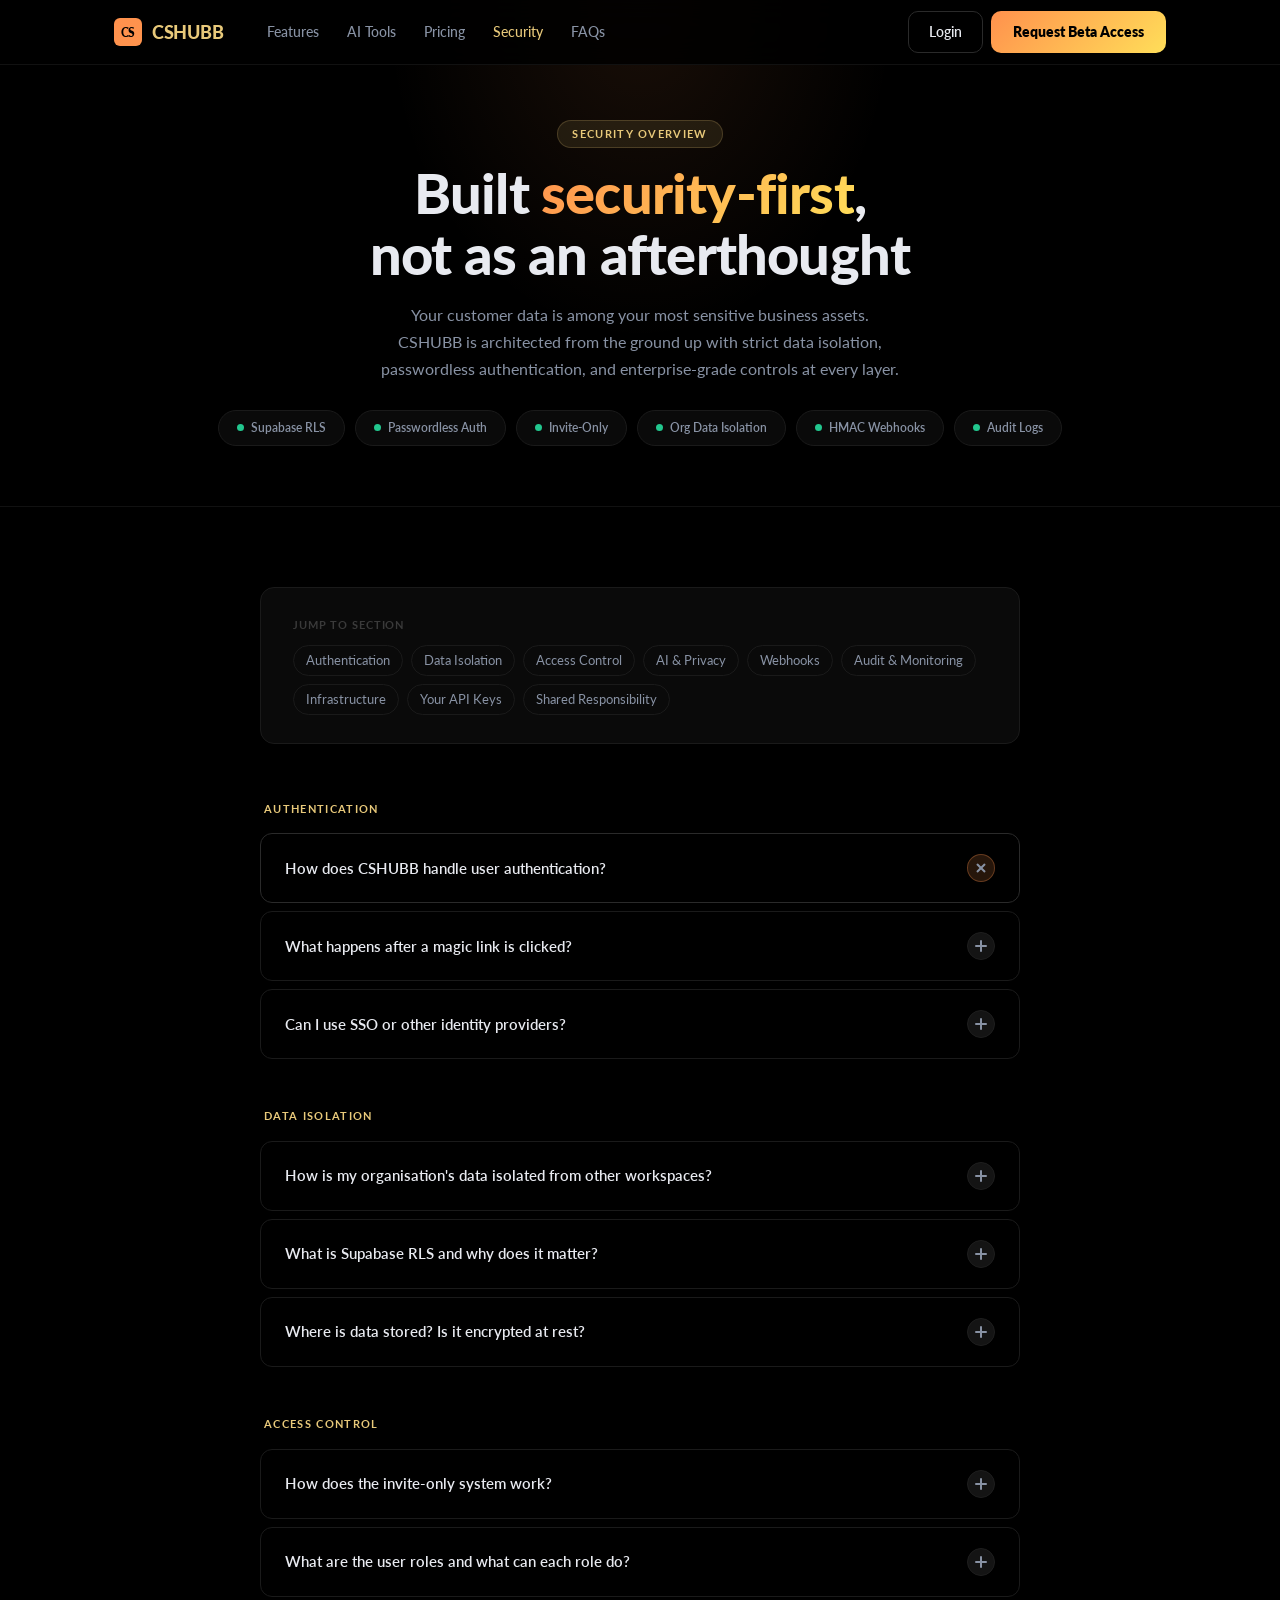
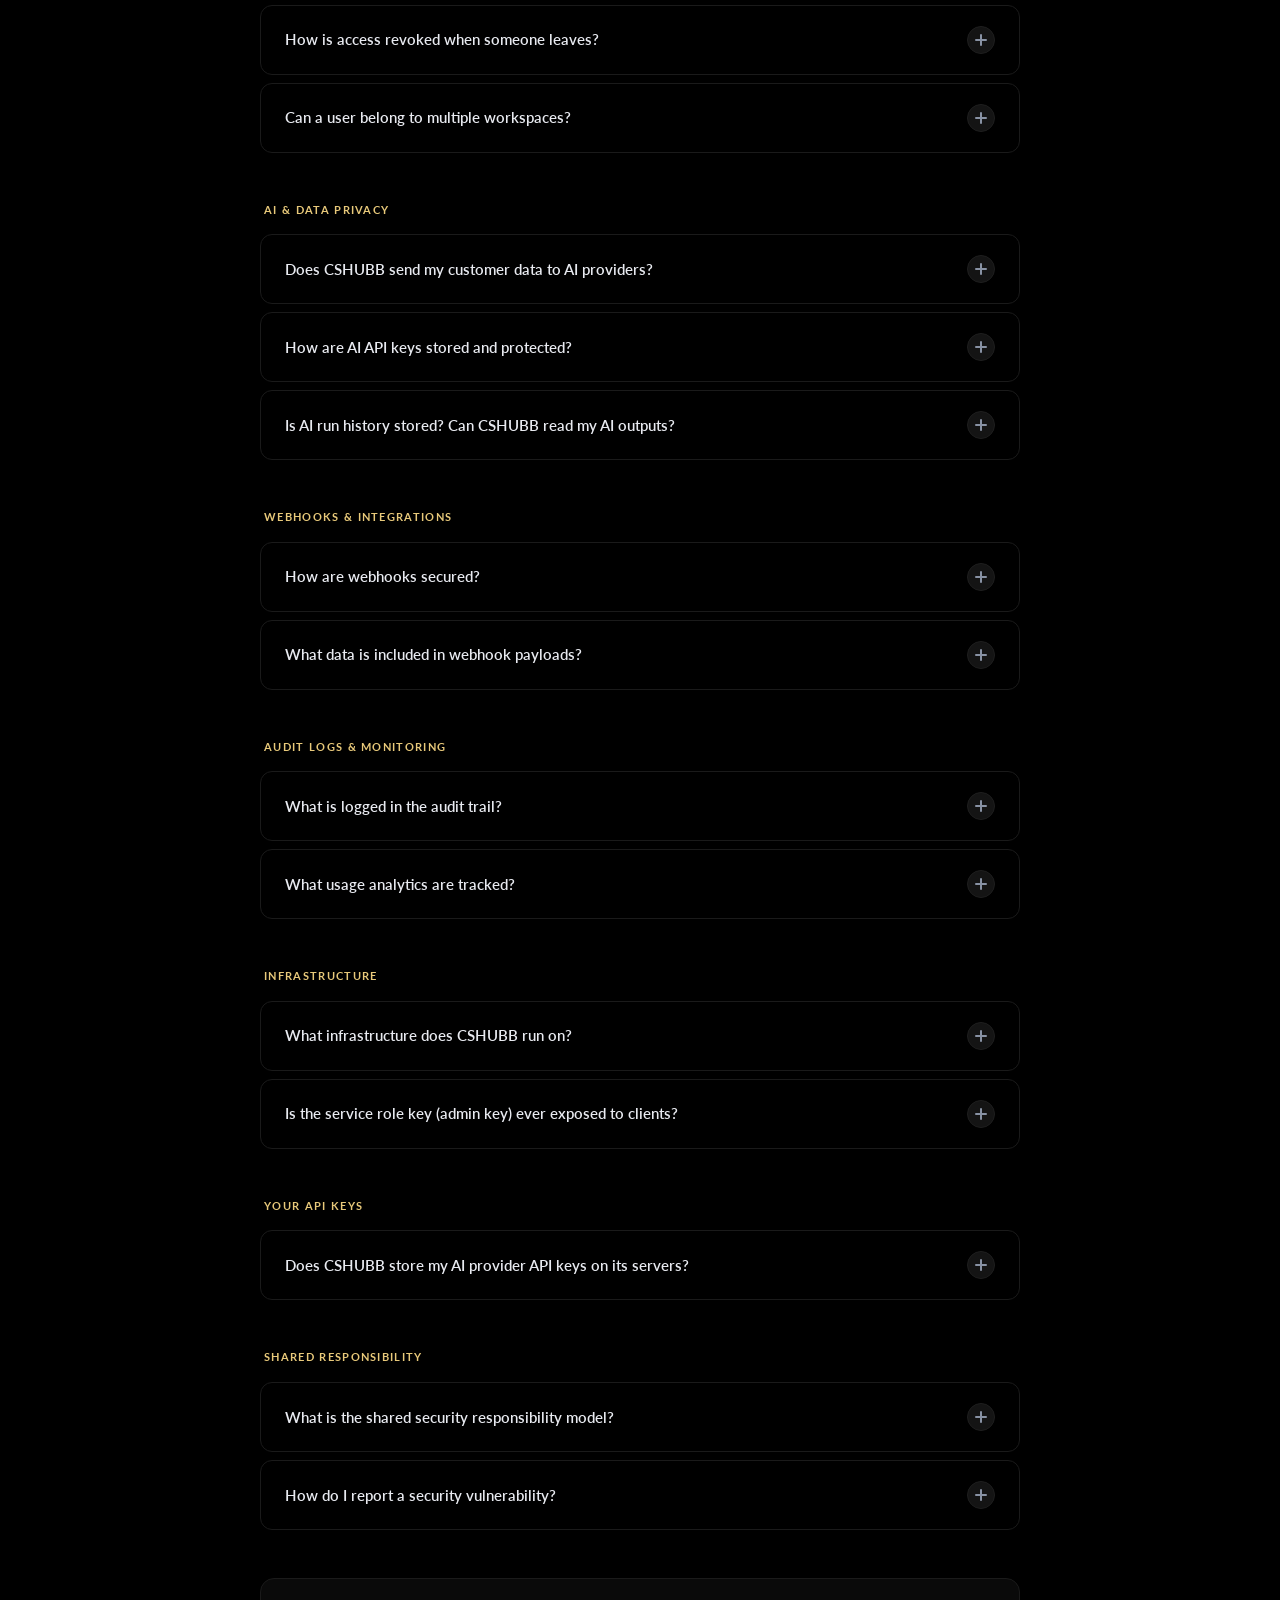
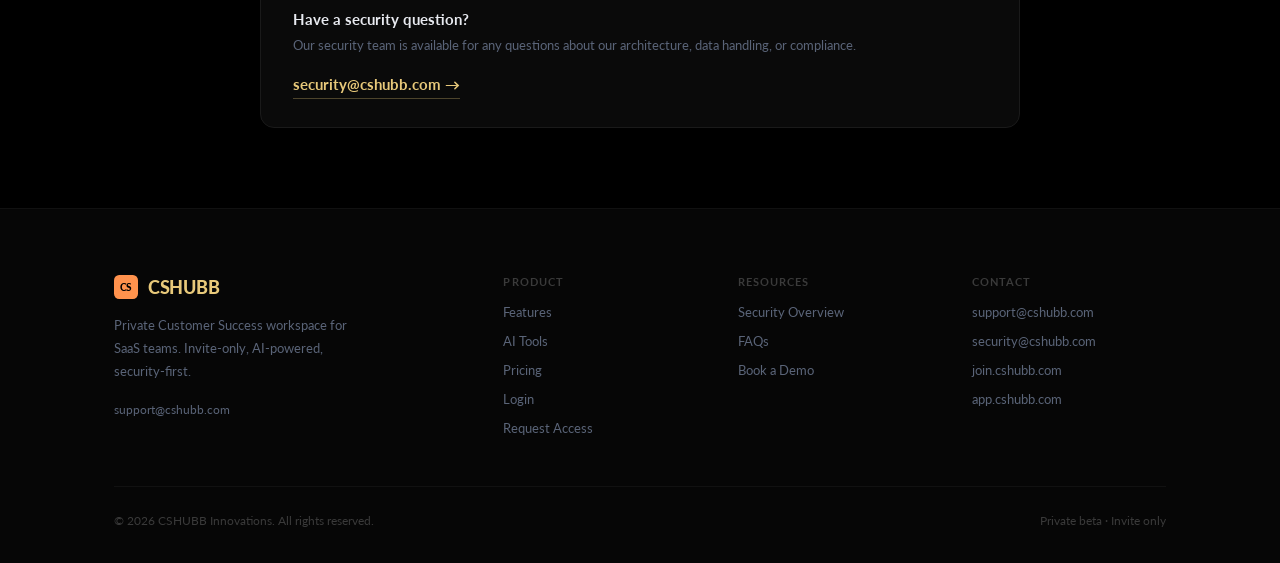
<file: security.html>
<!DOCTYPE html>
<html lang="en">
<head>
<meta charset="UTF-8"/>
<meta name="viewport" content="width=device-width,initial-scale=1"/>
<title>Security Overview — CSHUBB</title>
<meta name="description" content="CSHUBB is built on enterprise-grade security: Supabase RLS, magic link auth, invite-only access, HMAC webhook signing, audit logs, and full org data isolation."/>
<link rel="preconnect" href="https://fonts.googleapis.com"/>
<link rel="preconnect" href="https://fonts.gstatic.com" crossorigin/>
<link href="https://fonts.googleapis.com/css2?family=Lato:wght@300;400;500;600;700;800;900&display=swap" rel="stylesheet"/>
<link rel="stylesheet" href="shared.css"/>
<style>
.security-badges{display:flex;align-items:center;justify-content:center;gap:10px;flex-wrap:wrap;margin-top:28px}
.sec-badge{background:#0a0a0a;border:1px solid #1a1a1a;border-radius:100px;padding:7px 18px;font-size:12px;color:#8892a4;font-weight:600;display:flex;align-items:center;gap:7px}
.sec-badge-dot{width:7px;height:7px;border-radius:50%;background:#22c78e;flex-shrink:0}
.toc-box{background:#0a0a0a;border:1px solid #1a1a1a;border-radius:14px;padding:28px 32px;max-width:760px;margin:0 auto 56px;display:flex;flex-wrap:wrap;gap:8px}
.toc-link{color:#8892a4;font-size:13px;text-decoration:none;padding:4px 12px;border-radius:20px;border:1px solid #1a1a1a;transition:all .15s}
.toc-link:hover{color:#e8c97a;border-color:rgba(232,201,122,.3);background:rgba(232,201,122,.05)}
.info-card{background:#0a0a0a;border:1px solid #1a1a1a;border-radius:12px;padding:20px 24px;margin-bottom:16px;display:flex;gap:16px;align-items:flex-start}
.info-card-icon{font-size:24px;flex-shrink:0;margin-top:2px}
.info-card-body h4{font-size:14px;font-weight:700;color:#e8eaf0;margin-bottom:4px}
.info-card-body p{font-size:13px;color:#8892a4;line-height:1.75}
.info-card.highlight{border-color:rgba(255,145,77,.2);background:rgba(255,145,77,.03)}
.tag-row{display:flex;flex-wrap:wrap;gap:8px;margin-top:12px}
.tag{font-size:11px;font-weight:600;padding:3px 10px;border-radius:20px;border:1px solid #1e1e1e;color:#5a6478;background:#141414}
.tag.green{color:#22c78e;border-color:rgba(34,199,142,.25);background:rgba(34,199,142,.06)}
.tag.amber{color:#e8c97a;border-color:rgba(232,201,122,.25);background:rgba(232,201,122,.06)}
.tag.blue{color:#4a9ff5;border-color:rgba(74,159,245,.25);background:rgba(74,159,245,.06)}
</style>
</head>
<body>

<!-- NAV -->
<nav class="nav" id="mainNav">
  <div class="nav-inner">
    <a href="index.html" class="nav-logo">
      <svg width="28" height="28" viewBox="0 0 28 28" fill="none"><rect width="28" height="28" rx="6" fill="url(#lg)"/><text x="14" y="19" text-anchor="middle" font-family="Lato,sans-serif" font-weight="900" font-size="12" fill="#000">CS</text><defs><linearGradient id="lg" x1="0" y1="0" x2="28" y2="28"><stop stop-color="#ff914d"/><stop offset="1" stop-color="#ffde59"/></linearGradient></defs></svg>
      <span>CSHUBB</span>
    </a>
    <div class="nav-links" id="navLinks">
      <a href="index.html#features">Features</a>
      <a href="index.html#ai-tools">AI Tools</a>
      <a href="index.html#pricing">Pricing</a>
      <a href="security.html" class="active">Security</a>
      <a href="faq.html">FAQs</a>
    </div>
    <div class="nav-actions">
      <a href="https://app.cshubb.com" class="btn-outline" target="_blank">Login</a>
      <a href="https://join.cshubb.com" class="btn-primary" target="_blank">Request Beta Access</a>
    </div>
    <button class="hamburger" id="hamburger" onclick="toggleMenu()" aria-label="Menu">
      <span></span><span></span><span></span>
    </button>
  </div>
  <div class="mobile-menu" id="mobileMenu">
    <a href="index.html#features" onclick="toggleMenu()">Features</a>
    <a href="index.html#ai-tools" onclick="toggleMenu()">AI Tools</a>
    <a href="index.html#pricing" onclick="toggleMenu()">Pricing</a>
    <a href="security.html" onclick="toggleMenu()">Security</a>
    <a href="faq.html" onclick="toggleMenu()">FAQs</a>
    <div class="mobile-actions">
      <a href="https://app.cshubb.com" class="btn-outline" target="_blank">Login</a>
      <a href="https://join.cshubb.com" class="btn-primary" target="_blank">Request Beta Access</a>
    </div>
  </div>
</nav>

<!-- PAGE HERO -->
<section class="page-hero">
  <div class="page-hero-glow"></div>
  <div class="container" style="position:relative;z-index:1">
    <div class="section-eyebrow">Security Overview</div>
    <h1>Built <span class="grad">security-first</span>,<br/>not as an afterthought</h1>
    <p>Your customer data is among your most sensitive business assets. CSHUBB is architected from the ground up with strict data isolation, passwordless authentication, and enterprise-grade controls at every layer.</p>
    <div class="security-badges">
      <span class="sec-badge"><span class="sec-badge-dot"></span>Supabase RLS</span>
      <span class="sec-badge"><span class="sec-badge-dot"></span>Passwordless Auth</span>
      <span class="sec-badge"><span class="sec-badge-dot"></span>Invite-Only</span>
      <span class="sec-badge"><span class="sec-badge-dot"></span>Org Data Isolation</span>
      <span class="sec-badge"><span class="sec-badge-dot"></span>HMAC Webhooks</span>
      <span class="sec-badge"><span class="sec-badge-dot"></span>Audit Logs</span>
    </div>
  </div>
</section>

<!-- ACCORDION CONTENT -->
<section class="accordion-section">
  <div class="container">

    <!-- TOC -->
    <div class="toc-box">
      <span style="font-size:11px;font-weight:700;letter-spacing:.08em;text-transform:uppercase;color:#3a3a3a;width:100%;margin-bottom:4px">Jump to section</span>
      <a class="toc-link" href="#auth">Authentication</a>
      <a class="toc-link" href="#data-isolation">Data Isolation</a>
      <a class="toc-link" href="#access-control">Access Control</a>
      <a class="toc-link" href="#ai-privacy">AI & Privacy</a>
      <a class="toc-link" href="#webhooks">Webhooks</a>
      <a class="toc-link" href="#audit">Audit & Monitoring</a>
      <a class="toc-link" href="#infra">Infrastructure</a>
      <a class="toc-link" href="#your-keys">Your API Keys</a>
      <a class="toc-link" href="#responsibility">Shared Responsibility</a>
    </div>

    <div class="accordion-wrap">

      <!-- AUTHENTICATION -->
      <div class="accordion-group" id="auth">
        <div class="accordion-group-title">Authentication</div>

        <div class="accordion-item open">
          <button class="accordion-btn">
            <span class="accordion-btn-text">How does CSHUBB handle user authentication?</span>
            <span class="accordion-icon"><svg width="12" height="12" viewBox="0 0 12 12" fill="none" stroke="#8892a4" stroke-width="2" stroke-linecap="round"><line x1="6" y1="1" x2="6" y2="11"/><line x1="1" y1="6" x2="11" y2="6"/></svg></span>
          </button>
          <div class="accordion-body">
            <div class="accordion-body-inner">
              <p>CSHUBB uses <strong>passwordless magic link authentication</strong> powered by Supabase Auth. When you log in, you enter your email and we send a one-time login link. Clicking that link signs you in — no password is ever stored, transmitted, or exposed.</p>
              <p>Magic links are single-use and expire after a short window. This eliminates the most common attack vector in credential-based systems: password reuse, brute-force, and credential stuffing attacks simply do not apply.</p>
              <div class="tag-row">
                <span class="tag green">No passwords stored</span>
                <span class="tag green">Single-use tokens</span>
                <span class="tag green">Short expiry window</span>
                <span class="tag green">Email-verified identity</span>
              </div>
            </div>
          </div>
        </div>

        <div class="accordion-item">
          <button class="accordion-btn">
            <span class="accordion-btn-text">What happens after a magic link is clicked?</span>
            <span class="accordion-icon"><svg width="12" height="12" viewBox="0 0 12 12" fill="none" stroke="#8892a4" stroke-width="2" stroke-linecap="round"><line x1="6" y1="1" x2="6" y2="11"/><line x1="1" y1="6" x2="11" y2="6"/></svg></span>
          </button>
          <div class="accordion-body">
            <div class="accordion-body-inner">
              <p>After clicking the link, Supabase Auth verifies the token and issues a <strong>JWT (JSON Web Token)</strong> session for the authenticated user. This session is stored securely in your browser and is used for all subsequent API calls.</p>
              <p>The JWT contains the user's email and org association but never contains sensitive account data. Every API request to the CSHUBB backend includes this JWT, which Supabase validates server-side on every request.</p>
            </div>
          </div>
        </div>

        <div class="accordion-item">
          <button class="accordion-btn">
            <span class="accordion-btn-text">Can I use SSO or other identity providers?</span>
            <span class="accordion-icon"><svg width="12" height="12" viewBox="0 0 12 12" fill="none" stroke="#8892a4" stroke-width="2" stroke-linecap="round"><line x1="6" y1="1" x2="6" y2="11"/><line x1="1" y1="6" x2="11" y2="6"/></svg></span>
          </button>
          <div class="accordion-body">
            <div class="accordion-body-inner">
              <p>SSO (SAML, OIDC) integration is on the Enterprise roadmap. During beta, all authentication is via Supabase magic links. Enterprise customers can contact us to discuss custom identity provider integration.</p>
              <p>Contact <a href="mailto:support@cshubb.com" style="color:#e8c97a">support@cshubb.com</a> for SSO enquiries.</p>
            </div>
          </div>
        </div>
      </div>

      <!-- DATA ISOLATION -->
      <div class="accordion-group" id="data-isolation">
        <div class="accordion-group-title">Data Isolation</div>

        <div class="accordion-item">
          <button class="accordion-btn">
            <span class="accordion-btn-text">How is my organisation's data isolated from other workspaces?</span>
            <span class="accordion-icon"><svg width="12" height="12" viewBox="0 0 12 12" fill="none" stroke="#8892a4" stroke-width="2" stroke-linecap="round"><line x1="6" y1="1" x2="6" y2="11"/><line x1="1" y1="6" x2="11" y2="6"/></svg></span>
          </button>
          <div class="accordion-body">
            <div class="accordion-body-inner">
              <p>Every workspace in CSHUBB is scoped to an <strong>org_slug</strong> — a unique identifier provisioned when your workspace is created. All database tables that contain customer data (accounts, notes, AI history, activity logs) are partitioned by org_slug.</p>
              <p><strong>Supabase Row-Level Security (RLS) policies</strong> are enforced at the database engine level. This means every SELECT, INSERT, UPDATE, and DELETE query is automatically filtered to only the authenticated user's org. It is architecturally impossible for a query from one workspace to return data from another — even if a bug existed in the application layer.</p>
              <div class="tag-row">
                <span class="tag green">Database-level RLS enforcement</span>
                <span class="tag green">org_slug scoped on every table</span>
                <span class="tag green">No cross-org data bleed</span>
              </div>
            </div>
          </div>
        </div>

        <div class="accordion-item">
          <button class="accordion-btn">
            <span class="accordion-btn-text">What is Supabase RLS and why does it matter?</span>
            <span class="accordion-icon"><svg width="12" height="12" viewBox="0 0 12 12" fill="none" stroke="#8892a4" stroke-width="2" stroke-linecap="round"><line x1="6" y1="1" x2="6" y2="11"/><line x1="1" y1="6" x2="11" y2="6"/></svg></span>
          </button>
          <div class="accordion-body">
            <div class="accordion-body-inner">
              <p>Row-Level Security is a PostgreSQL feature that enforces access policies at the storage layer. In CSHUBB, RLS policies are defined so that each authenticated JWT can only see rows where <code>org_slug</code> matches the org in the user's session.</p>
              <p>This means even if there was an application-level bug — a forgotten WHERE clause, an incorrect API parameter — the database itself would still return zero rows from another org. RLS is your last line of defence and it operates independently of the application code.</p>
            </div>
          </div>
        </div>

        <div class="accordion-item">
          <button class="accordion-btn">
            <span class="accordion-btn-text">Where is data stored? Is it encrypted at rest?</span>
            <span class="accordion-icon"><svg width="12" height="12" viewBox="0 0 12 12" fill="none" stroke="#8892a4" stroke-width="2" stroke-linecap="round"><line x1="6" y1="1" x2="6" y2="11"/><line x1="1" y1="6" x2="11" y2="6"/></svg></span>
          </button>
          <div class="accordion-body">
            <div class="accordion-body-inner">
              <p>All persistent data is stored in <strong>Supabase (PostgreSQL)</strong> hosted on AWS infrastructure. Supabase provides encryption at rest for all database storage and encryption in transit via TLS 1.2+ for all connections.</p>
              <p>No customer account data is written to client-side localStorage in the production app — all persistent state lives in the database, scoped to your org.</p>
              <div class="tag-row">
                <span class="tag green">Encrypted at rest (AES-256)</span>
                <span class="tag green">TLS 1.2+ in transit</span>
                <span class="tag blue">AWS-hosted infrastructure</span>
              </div>
            </div>
          </div>
        </div>
      </div>

      <!-- ACCESS CONTROL -->
      <div class="accordion-group" id="access-control">
        <div class="accordion-group-title">Access Control</div>

        <div class="accordion-item">
          <button class="accordion-btn">
            <span class="accordion-btn-text">How does the invite-only system work?</span>
            <span class="accordion-icon"><svg width="12" height="12" viewBox="0 0 12 12" fill="none" stroke="#8892a4" stroke-width="2" stroke-linecap="round"><line x1="6" y1="1" x2="6" y2="11"/><line x1="1" y1="6" x2="11" y2="6"/></svg></span>
          </button>
          <div class="accordion-body">
            <div class="accordion-body-inner">
              <p>New users require a valid <strong>invite code</strong> to join a workspace on their first login. Invite codes are generated and distributed by workspace admins. Without a valid code, first-time login is rejected — no self-service signup is possible.</p>
              <p>Returning users (who already have a record in the workspace) do not need an invite code on subsequent logins. Admins can view all active invite codes, revoke them, and create new ones from the Admin panel.</p>
              <div class="tag-row">
                <span class="tag green">No open registration</span>
                <span class="tag green">Admin-controlled invite codes</span>
                <span class="tag amber">Instant revocation</span>
              </div>
            </div>
          </div>
        </div>

        <div class="accordion-item">
          <button class="accordion-btn">
            <span class="accordion-btn-text">What are the user roles and what can each role do?</span>
            <span class="accordion-icon"><svg width="12" height="12" viewBox="0 0 12 12" fill="none" stroke="#8892a4" stroke-width="2" stroke-linecap="round"><line x1="6" y1="1" x2="6" y2="11"/><line x1="1" y1="6" x2="11" y2="6"/></svg></span>
          </button>
          <div class="accordion-body">
            <div class="accordion-body-inner">
              <p>CSHUBB has two core roles within a workspace:</p>
              <ul>
                <li><strong>Admin</strong> — full access to all modules, the Admin panel, invite code management, user management, feature flag overrides, org-wide API key policy, webhook management, billing, and bulk delete. The first user to create a workspace is automatically assigned admin.</li>
                <li><strong>User (Member)</strong> — access to modules enabled for their plan (Accounts, Revenue, Pipeline, AI Tools, Import/Export). Cannot access Admin panel, cannot delete accounts, and cannot manage invite codes or billing.</li>
              </ul>
              <p style="margin-top:10px">Role assignment happens at login time based on whether the workspace already has any users. Admins can also revoke access for any user.</p>
            </div>
          </div>
        </div>

        <div class="accordion-item">
          <button class="accordion-btn">
            <span class="accordion-btn-text">How is access revoked when someone leaves?</span>
            <span class="accordion-icon"><svg width="12" height="12" viewBox="0 0 12 12" fill="none" stroke="#8892a4" stroke-width="2" stroke-linecap="round"><line x1="6" y1="1" x2="6" y2="11"/><line x1="1" y1="6" x2="11" y2="6"/></svg></span>
          </button>
          <div class="accordion-body">
            <div class="accordion-body-inner">
              <p>Admins can revoke any user's access from the Admin → Users panel. Revoked users see a <strong>blocked screen</strong> on their next login attempt and cannot access any workspace data. Their session token becomes invalid immediately.</p>
              <p>The revocation is enforced at the database level — the user's <code>is_suspended</code> flag is set, and RLS policies deny all subsequent data access even if they have a valid JWT.</p>
            </div>
          </div>
        </div>

        <div class="accordion-item">
          <button class="accordion-btn">
            <span class="accordion-btn-text">Can a user belong to multiple workspaces?</span>
            <span class="accordion-icon"><svg width="12" height="12" viewBox="0 0 12 12" fill="none" stroke="#8892a4" stroke-width="2" stroke-linecap="round"><line x1="6" y1="1" x2="6" y2="11"/><line x1="1" y1="6" x2="11" y2="6"/></svg></span>
          </button>
          <div class="accordion-body">
            <div class="accordion-body-inner">
              <p>By default, each email address is associated with a single workspace org. If a user attempts to join a second workspace with the same email, they are shown a conflict warning. The <code>allow_multi_org</code> flag can be enabled by an admin for specific users who legitimately need multi-workspace access (e.g., consultants managing multiple clients).</p>
            </div>
          </div>
        </div>
      </div>

      <!-- AI & PRIVACY -->
      <div class="accordion-group" id="ai-privacy">
        <div class="accordion-group-title">AI & Data Privacy</div>

        <div class="accordion-item">
          <button class="accordion-btn">
            <span class="accordion-btn-text">Does CSHUBB send my customer data to AI providers?</span>
            <span class="accordion-icon"><svg width="12" height="12" viewBox="0 0 12 12" fill="none" stroke="#8892a4" stroke-width="2" stroke-linecap="round"><line x1="6" y1="1" x2="6" y2="11"/><line x1="1" y1="6" x2="11" y2="6"/></svg></span>
          </button>
          <div class="accordion-body">
            <div class="accordion-body-inner">
              <p>When you run an AI tool (e.g., Churn Risk, Account Pulse, QBR Talking Points), CSHUBB constructs a prompt using your account data and sends it to your configured AI provider. <strong>The data goes directly from your browser to the AI provider API — it does not pass through CSHUBB servers.</strong></p>
              <p>This means:</p>
              <ul>
                <li><strong>Groq</strong> — your data is sent to Groq's API (US-based). Subject to Groq's data processing terms.</li>
                <li><strong>Claude (Anthropic)</strong> — sent to Anthropic's API. Subject to Anthropic's terms. You use your own API key.</li>
                <li><strong>Gemini (Google)</strong> — sent to Google AI Studio API. Subject to Google's terms. You use your own API key.</li>
                <li><strong>LM Studio</strong> — runs 100% on your local machine. <strong>No data ever leaves your device.</strong> Maximum privacy.</li>
              </ul>
              <p style="margin-top:10px">For maximum data privacy, use LM Studio as your AI provider.</p>
              <div class="tag-row">
                <span class="tag green">Direct browser → AI API (no CSHUBB intermediary)</span>
                <span class="tag blue">LM Studio: 100% offline option</span>
              </div>
            </div>
          </div>
        </div>

        <div class="accordion-item">
          <button class="accordion-btn">
            <span class="accordion-btn-text">How are AI API keys stored and protected?</span>
            <span class="accordion-icon"><svg width="12" height="12" viewBox="0 0 12 12" fill="none" stroke="#8892a4" stroke-width="2" stroke-linecap="round"><line x1="6" y1="1" x2="6" y2="11"/><line x1="1" y1="6" x2="11" y2="6"/></svg></span>
          </button>
          <div class="accordion-body">
            <div class="accordion-body-inner">
              <p>AI API keys (Groq, Claude, Gemini) are stored in the browser's <code>localStorage</code> on the user's own device and are never transmitted to or stored on CSHUBB servers.</p>
              <p>For org-wide key mode (admin-configured), keys are stored in the <code>cs_org_features</code> table in Supabase, scoped to the org, and protected by RLS. Only users within that org can retrieve their org's configured key, and only admins can set or change it.</p>
              <div class="tag-row">
                <span class="tag amber">Individual keys: browser localStorage only</span>
                <span class="tag green">Org keys: RLS-protected in database</span>
                <span class="tag green">Never logged or transmitted to CSHUBB</span>
              </div>
            </div>
          </div>
        </div>

        <div class="accordion-item">
          <button class="accordion-btn">
            <span class="accordion-btn-text">Is AI run history stored? Can CSHUBB read my AI outputs?</span>
            <span class="accordion-icon"><svg width="12" height="12" viewBox="0 0 12 12" fill="none" stroke="#8892a4" stroke-width="2" stroke-linecap="round"><line x1="6" y1="1" x2="6" y2="11"/><line x1="1" y1="6" x2="11" y2="6"/></svg></span>
          </button>
          <div class="accordion-body">
            <div class="accordion-body-inner">
              <p>AI run history (the inputs and outputs of AI tool runs) is stored in your org's Supabase database, scoped by org_slug and protected by RLS. CSHUBB as a platform operator has admin-level database access for maintenance purposes, but does not actively monitor or analyse individual AI run content.</p>
              <p>History is available to all authenticated users within your workspace, and admins can see all runs in the usage logs. You can delete AI history entries from within the app.</p>
            </div>
          </div>
        </div>
      </div>

      <!-- WEBHOOKS -->
      <div class="accordion-group" id="webhooks">
        <div class="accordion-group-title">Webhooks & Integrations</div>

        <div class="accordion-item">
          <button class="accordion-btn">
            <span class="accordion-btn-text">How are webhooks secured?</span>
            <span class="accordion-icon"><svg width="12" height="12" viewBox="0 0 12 12" fill="none" stroke="#8892a4" stroke-width="2" stroke-linecap="round"><line x1="6" y1="1" x2="6" y2="11"/><line x1="1" y1="6" x2="11" y2="6"/></svg></span>
          </button>
          <div class="accordion-body">
            <div class="accordion-body-inner">
              <p>CSHUBB webhooks support two modes depending on your plan:</p>
              <ul>
                <li><strong>Basic webhooks (Growth plan)</strong> — HTTP POST requests sent to your endpoint. Each webhook has a unique secret token generated at creation time. Pass this token in the <code>Authorization</code> header to verify the source.</li>
                <li><strong>HMAC-signed webhooks (Pro + Enterprise)</strong> — Payloads are signed with <strong>HMAC-SHA256</strong> using your webhook secret. The signature is included in the <code>X-CSHUBB-Signature</code> header. Your receiving system can verify the signature before processing the payload, guaranteeing the request originated from CSHUBB and was not tampered with in transit.</li>
              </ul>
              <div class="tag-row">
                <span class="tag green">HMAC-SHA256 payload signing</span>
                <span class="tag green">Per-webhook secret tokens</span>
                <span class="tag amber">Replay attack prevention</span>
              </div>
            </div>
          </div>
        </div>

        <div class="accordion-item">
          <button class="accordion-btn">
            <span class="accordion-btn-text">What data is included in webhook payloads?</span>
            <span class="accordion-icon"><svg width="12" height="12" viewBox="0 0 12 12" fill="none" stroke="#8892a4" stroke-width="2" stroke-linecap="round"><line x1="6" y1="1" x2="6" y2="11"/><line x1="1" y1="6" x2="11" y2="6"/></svg></span>
          </button>
          <div class="accordion-body">
            <div class="accordion-body-inner">
              <p>Webhook payloads contain account data as configured for the event type (upsert, create, or update). Payloads are sent as JSON and include account fields like name, CSM, tier, ARR, health score, status, and any custom fields.</p>
              <p>Webhook payloads never include user credentials, API keys, or authentication tokens. Only account-level data is transmitted.</p>
            </div>
          </div>
        </div>
      </div>

      <!-- AUDIT & MONITORING -->
      <div class="accordion-group" id="audit">
        <div class="accordion-group-title">Audit Logs & Monitoring</div>

        <div class="accordion-item">
          <button class="accordion-btn">
            <span class="accordion-btn-text">What is logged in the audit trail?</span>
            <span class="accordion-icon"><svg width="12" height="12" viewBox="0 0 12 12" fill="none" stroke="#8892a4" stroke-width="2" stroke-linecap="round"><line x1="6" y1="1" x2="6" y2="11"/><line x1="1" y1="6" x2="11" y2="6"/></svg></span>
          </button>
          <div class="accordion-body">
            <div class="accordion-body-inner">
              <p>CSHUBB maintains audit logs (available to org admins) covering:</p>
              <ul>
                <li>User logins and session starts</li>
                <li>Account create, edit, bulk edit, and delete operations</li>
                <li>AI tool runs (tool name, provider, timestamp, user)</li>
                <li>Admin actions (invite code creation/revocation, role changes, feature flag updates)</li>
                <li>Webhook creation, updates, and deletions</li>
                <li>Beta requests and approval events</li>
                <li>Account deletion requests</li>
              </ul>
              <p style="margin-top:10px">Audit logs are available on all plans and are scoped to your org only.</p>
            </div>
          </div>
        </div>

        <div class="accordion-item">
          <button class="accordion-btn">
            <span class="accordion-btn-text">What usage analytics are tracked?</span>
            <span class="accordion-icon"><svg width="12" height="12" viewBox="0 0 12 12" fill="none" stroke="#8892a4" stroke-width="2" stroke-linecap="round"><line x1="6" y1="1" x2="6" y2="11"/><line x1="1" y1="6" x2="11" y2="6"/></svg></span>
          </button>
          <div class="accordion-body">
            <div class="accordion-body-inner">
              <p>CSHUBB uses <strong>PostHog</strong> for product analytics. Tracking is configured conservatively:</p>
              <ul>
                <li>Autocapture is disabled — only explicitly tracked events are logged</li>
                <li>Session recording is disabled</li>
                <li>Page views and named product events (e.g., AI tool run, account created) are captured</li>
                <li>No PII (names, emails, account names) is sent to PostHog</li>
              </ul>
              <p style="margin-top:10px">Usage analytics within your Admin panel (AI runs per user, accounts count, etc.) are derived from your org's database records, not from PostHog.</p>
              <div class="tag-row">
                <span class="tag green">No session recording</span>
                <span class="tag green">No autocapture</span>
                <span class="tag green">EU PostHog endpoint</span>
              </div>
            </div>
          </div>
        </div>
      </div>

      <!-- INFRASTRUCTURE -->
      <div class="accordion-group" id="infra">
        <div class="accordion-group-title">Infrastructure</div>

        <div class="accordion-item">
          <button class="accordion-btn">
            <span class="accordion-btn-text">What infrastructure does CSHUBB run on?</span>
            <span class="accordion-icon"><svg width="12" height="12" viewBox="0 0 12 12" fill="none" stroke="#8892a4" stroke-width="2" stroke-linecap="round"><line x1="6" y1="1" x2="6" y2="11"/><line x1="1" y1="6" x2="11" y2="6"/></svg></span>
          </button>
          <div class="accordion-body">
            <div class="accordion-body-inner">
              <p>The CSHUBB application and database run on:</p>
              <ul>
                <li><strong>Supabase</strong> — PostgreSQL database with built-in RLS, real-time subscriptions, and Auth. Hosted on AWS with automatic backups and point-in-time recovery.</li>
                <li><strong>Supabase Edge Functions</strong> — Serverless functions for server-side operations that require the service role key. The service role key is never exposed to clients.</li>
                <li><strong>Static hosting</strong> — The frontend application is served via CDN with HTTPS enforced.</li>
              </ul>
              <div class="tag-row">
                <span class="tag blue">Supabase / AWS-backed</span>
                <span class="tag green">Automatic backups</span>
                <span class="tag green">HTTPS enforced</span>
                <span class="tag green">Service key server-side only</span>
              </div>
            </div>
          </div>
        </div>

        <div class="accordion-item">
          <button class="accordion-btn">
            <span class="accordion-btn-text">Is the service role key (admin key) ever exposed to clients?</span>
            <span class="accordion-icon"><svg width="12" height="12" viewBox="0 0 12 12" fill="none" stroke="#8892a4" stroke-width="2" stroke-linecap="round"><line x1="6" y1="1" x2="6" y2="11"/><line x1="1" y1="6" x2="11" y2="6"/></svg></span>
          </button>
          <div class="accordion-body">
            <div class="accordion-body-inner">
              <p>No. The Supabase service role key (which bypasses RLS) is used exclusively in <strong>Edge Functions</strong> running server-side. The client-facing application uses only the Supabase anon key, which is subject to all RLS policies.</p>
              <p>All privileged operations (e.g., provisioning a new org, sending invite emails, admin overrides) are performed via Edge Functions that validate the caller's JWT before executing any service-role operations.</p>
            </div>
          </div>
        </div>
      </div>

      <!-- YOUR API KEYS -->
      <div class="accordion-group" id="your-keys">
        <div class="accordion-group-title">Your API Keys</div>

        <div class="accordion-item">
          <button class="accordion-btn">
            <span class="accordion-btn-text">Does CSHUBB store my AI provider API keys on its servers?</span>
            <span class="accordion-icon"><svg width="12" height="12" viewBox="0 0 12 12" fill="none" stroke="#8892a4" stroke-width="2" stroke-linecap="round"><line x1="6" y1="1" x2="6" y2="11"/><line x1="1" y1="6" x2="11" y2="6"/></svg></span>
          </button>
          <div class="accordion-body">
            <div class="accordion-body-inner">
              <p><strong>Individual mode</strong>: API keys are stored only in your browser's <code>localStorage</code>. They are never sent to CSHUBB servers, never logged, and never stored in the database.</p>
              <p><strong>Org-wide key mode</strong> (admin-set): The admin-configured API key is stored in the <code>cs_org_features</code> record in Supabase, encrypted at rest, scoped by <code>org_slug</code>, and accessible only to authenticated members of that org. CSHUBB does not actively read or log these keys.</p>
              <p>In both cases, API keys are used client-side to make direct requests to the AI provider. They do not pass through CSHUBB infrastructure.</p>
            </div>
          </div>
        </div>
      </div>

      <!-- SHARED RESPONSIBILITY -->
      <div class="accordion-group" id="responsibility">
        <div class="accordion-group-title">Shared Responsibility</div>

        <div class="accordion-item">
          <button class="accordion-btn">
            <span class="accordion-btn-text">What is the shared security responsibility model?</span>
            <span class="accordion-icon"><svg width="12" height="12" viewBox="0 0 12 12" fill="none" stroke="#8892a4" stroke-width="2" stroke-linecap="round"><line x1="6" y1="1" x2="6" y2="11"/><line x1="1" y1="6" x2="11" y2="6"/></svg></span>
          </button>
          <div class="accordion-body">
            <div class="accordion-body-inner">
              <p><strong>CSHUBB is responsible for:</strong></p>
              <ul>
                <li>Database RLS policy enforcement and correctness</li>
                <li>Secure authentication infrastructure (magic links, JWT validation)</li>
                <li>Server-side key management (service role key, Edge Function secrets)</li>
                <li>Infrastructure security (Supabase/AWS hosting, backups, encryption at rest)</li>
                <li>Application security (preventing injection, XSS, CSRF)</li>
              </ul>
              <p style="margin-top:10px"><strong>Your organisation is responsible for:</strong></p>
              <ul>
                <li>Protecting email accounts used for magic link login</li>
                <li>Safeguarding browser sessions on shared or public devices</li>
                <li>Managing invite codes responsibly (not sharing codes publicly)</li>
                <li>Revoking access promptly when team members leave</li>
                <li>Protecting AI provider API keys stored in browsers</li>
                <li>Compliance with applicable data protection regulations (GDPR, etc.) for the customer data you store in CSHUBB</li>
              </ul>
            </div>
          </div>
        </div>

        <div class="accordion-item">
          <button class="accordion-btn">
            <span class="accordion-btn-text">How do I report a security vulnerability?</span>
            <span class="accordion-icon"><svg width="12" height="12" viewBox="0 0 12 12" fill="none" stroke="#8892a4" stroke-width="2" stroke-linecap="round"><line x1="6" y1="1" x2="6" y2="11"/><line x1="1" y1="6" x2="11" y2="6"/></svg></span>
          </button>
          <div class="accordion-body">
            <div class="accordion-body-inner">
              <p>Please report security vulnerabilities responsibly by emailing <a href="mailto:security@cshubb.com" style="color:#e8c97a;font-weight:600">security@cshubb.com</a>. Do not disclose security issues publicly until we have had a chance to address them.</p>
              <p>We aim to acknowledge security reports within 24 hours and provide a resolution timeline within 72 hours. Critical vulnerabilities will be patched as a top priority.</p>
            </div>
          </div>
        </div>
      </div>

      <!-- Contact Banner -->
      <div class="contact-banner">
        <div class="contact-banner-text">
          <h4>Have a security question?</h4>
          <p>Our security team is available for any questions about our architecture, data handling, or compliance.</p>
        </div>
        <a href="mailto:security@cshubb.com" class="contact-link">security@cshubb.com →</a>
      </div>

    </div>
  </div>
</section>

<!-- FOOTER -->
<footer class="footer">
  <div class="container">
    <div class="footer-grid">
      <div class="footer-brand">
        <a href="index.html" class="nav-logo" style="margin-bottom:12px;display:inline-flex">
          <svg width="24" height="24" viewBox="0 0 28 28" fill="none"><rect width="28" height="28" rx="6" fill="url(#lg2)"/><text x="14" y="19" text-anchor="middle" font-family="Lato,sans-serif" font-weight="900" font-size="12" fill="#000">CS</text><defs><linearGradient id="lg2" x1="0" y1="0" x2="28" y2="28"><stop stop-color="#ff914d"/><stop offset="1" stop-color="#ffde59"/></linearGradient></defs></svg>
          <span>CSHUBB</span>
        </a>
        <p class="footer-desc">Private Customer Success workspace for SaaS teams. Invite-only, AI-powered, security-first.</p>
        <div class="footer-links-inline"><a href="mailto:support@cshubb.com">support@cshubb.com</a></div>
      </div>
      <div class="footer-col">
        <div class="footer-col-title">Product</div>
        <a href="index.html#features">Features</a>
        <a href="index.html#ai-tools">AI Tools</a>
        <a href="index.html#pricing">Pricing</a>
        <a href="https://app.cshubb.com" target="_blank">Login</a>
        <a href="https://join.cshubb.com" target="_blank">Request Access</a>
      </div>
      <div class="footer-col">
        <div class="footer-col-title">Resources</div>
        <a href="security.html">Security Overview</a>
        <a href="faq.html">FAQs</a>
        <a href="https://www.slotmee.com/raja-2iwrb" target="_blank">Book a Demo</a>
      </div>
      <div class="footer-col">
        <div class="footer-col-title">Contact</div>
        <a href="mailto:support@cshubb.com">support@cshubb.com</a>
        <a href="mailto:security@cshubb.com">security@cshubb.com</a>
        <a href="https://join.cshubb.com" target="_blank">join.cshubb.com</a>
        <a href="https://app.cshubb.com" target="_blank">app.cshubb.com</a>
      </div>
    </div>
    <div class="footer-bottom">
      <span>© 2026 CSHUBB Innovations. All rights reserved.</span>
      <span>Private beta · Invite only</span>
    </div>
  </div>
</footer>

<script src="shared.js"></script>
</body>
</html>
</file>
<file: shared.css>
@import url('https://fonts.googleapis.com/css2?family=Lato:wght@300;400;500;600;700;800;900&display=swap');

*{box-sizing:border-box;margin:0;padding:0}
html{scroll-behavior:smooth}
body{background:#000;color:#e8eaf0;font-family:'Lato',-apple-system,BlinkMacSystemFont,'Segoe UI',sans-serif;font-size:15px;line-height:1.6;-webkit-font-smoothing:antialiased}
::-webkit-scrollbar{width:5px;height:5px}
::-webkit-scrollbar-track{background:transparent}
::-webkit-scrollbar-thumb{background:#1a1a1a;border-radius:3px}

/* ── Layout ── */
.container{max-width:1100px;margin:0 auto;padding:0 24px}

/* ── Nav ── */
.nav{position:fixed;top:0;left:0;right:0;z-index:200;background:rgba(0,0,0,.85);backdrop-filter:blur(16px);-webkit-backdrop-filter:blur(16px);border-bottom:1px solid #111;transition:background .3s}
.nav.scrolled{background:rgba(0,0,0,.95);border-bottom-color:#1a1a1a}
.nav-inner{max-width:1100px;margin:0 auto;padding:0 24px;height:64px;display:flex;align-items:center;gap:32px}
.nav-logo{display:flex;align-items:center;gap:10px;text-decoration:none;font-size:18px;font-weight:900;color:#e8c97a;letter-spacing:-.3px;flex-shrink:0}
.nav-logo svg{flex-shrink:0}
.nav-links{display:flex;align-items:center;gap:4px;flex:1}
.nav-links a{color:#8892a4;text-decoration:none;font-size:14px;font-weight:500;padding:6px 12px;border-radius:8px;transition:color .15s,background .15s;white-space:nowrap}
.nav-links a:hover{color:#e8eaf0;background:rgba(255,255,255,.05)}
.nav-links a.active{color:#e8c97a}
.nav-actions{display:flex;align-items:center;gap:8px;flex-shrink:0}
.hamburger{display:none;flex-direction:column;gap:5px;background:transparent;border:none;cursor:pointer;padding:6px;margin-left:8px}
.hamburger span{display:block;width:22px;height:2px;background:#8892a4;border-radius:2px;transition:all .2s}
.hamburger.open span:nth-child(1){transform:rotate(45deg) translate(5px,5px)}
.hamburger.open span:nth-child(2){opacity:0}
.hamburger.open span:nth-child(3){transform:rotate(-45deg) translate(5px,-5px)}
.mobile-menu{display:none;flex-direction:column;gap:2px;padding:16px 24px 20px;border-top:1px solid #111;background:rgba(0,0,0,.97)}
.mobile-menu a{color:#8892a4;text-decoration:none;font-size:15px;font-weight:500;padding:10px 4px;border-bottom:1px solid #111}
.mobile-menu a:last-of-type{border-bottom:none}
.mobile-actions{display:flex;flex-direction:column;gap:8px;margin-top:16px}
.mobile-actions .btn-outline,.mobile-actions .btn-primary{text-align:center;display:block}

/* ── Buttons ── */
.btn-primary{background:linear-gradient(135deg,#ff914d,#ffde59);color:#000;font-weight:800;font-size:14px;padding:10px 22px;border-radius:10px;border:none;cursor:pointer;text-decoration:none;display:inline-block;transition:opacity .15s,transform .15s;white-space:nowrap;font-family:inherit}
.btn-primary:hover{opacity:.88;transform:translateY(-1px)}
.btn-primary.btn-lg{padding:14px 28px;font-size:15px;border-radius:12px}
.btn-outline{background:transparent;color:#e8eaf0;font-weight:600;font-size:14px;padding:9px 20px;border-radius:10px;border:1px solid #2a2a2a;cursor:pointer;text-decoration:none;display:inline-block;transition:border-color .15s,color .15s,background .15s;white-space:nowrap;font-family:inherit}
.btn-outline:hover{border-color:#4a4a4a;background:rgba(255,255,255,.04);color:#fff}
.btn-outline.btn-lg{padding:13px 26px;font-size:15px;border-radius:12px}

/* ── Section helpers ── */
.section-header{text-align:center;margin-bottom:8px}
.section-eyebrow{display:inline-block;font-size:11px;font-weight:700;letter-spacing:.12em;text-transform:uppercase;color:#e8c97a;margin-bottom:14px;padding:4px 14px;background:rgba(232,201,122,.1);border:1px solid rgba(232,201,122,.2);border-radius:100px}
.section-title{font-size:clamp(26px,4vw,42px);font-weight:900;color:#e8eaf0;line-height:1.12;letter-spacing:-.5px;margin-bottom:16px}
.section-sub{font-size:15px;color:#8892a4;max-width:540px;margin:0 auto;line-height:1.7}
.grad{background:linear-gradient(135deg,#ff914d,#ffde59);-webkit-background-clip:text;-webkit-text-fill-color:transparent;background-clip:text}

/* ── Page hero (for inner pages) ── */
.page-hero{padding:120px 24px 60px;text-align:center;position:relative;overflow:hidden;border-bottom:1px solid #111}
.page-hero-glow{position:absolute;top:0;left:50%;transform:translateX(-50%);width:600px;height:400px;background:radial-gradient(ellipse at top,rgba(255,145,77,.1) 0%,transparent 60%);pointer-events:none}
.page-hero h1{font-size:clamp(30px,5vw,56px);font-weight:900;color:#e8eaf0;line-height:1.1;letter-spacing:-.8px;margin-bottom:16px}
.page-hero p{font-size:16px;color:#8892a4;max-width:520px;margin:0 auto;line-height:1.7}

/* ── Accordion ── */
.accordion-section{padding:80px 24px}
.accordion-wrap{max-width:760px;margin:0 auto}
.accordion-group{margin-bottom:48px}
.accordion-group-title{font-size:11px;font-weight:700;letter-spacing:.12em;text-transform:uppercase;color:#e8c97a;margin-bottom:16px;padding:0 4px}
.accordion-item{border:1px solid #1a1a1a;border-radius:12px;margin-bottom:8px;overflow:hidden;transition:border-color .2s}
.accordion-item.open{border-color:#2a2a2a}
.accordion-btn{width:100%;background:transparent;border:none;padding:20px 24px;display:flex;align-items:center;justify-content:space-between;cursor:pointer;font-family:inherit;text-align:left;gap:16px;transition:background .15s}
.accordion-btn:hover{background:rgba(255,255,255,.02)}
.accordion-btn-text{font-size:15px;font-weight:600;color:#e8eaf0;line-height:1.4}
.accordion-icon{width:28px;height:28px;border-radius:50%;background:#141414;border:1px solid #1e1e1e;display:flex;align-items:center;justify-content:center;flex-shrink:0;transition:transform .25s,background .2s}
.accordion-item.open .accordion-icon{transform:rotate(45deg);background:rgba(255,145,77,.15);border-color:rgba(255,145,77,.3)}
.accordion-icon svg{transition:stroke .2s}
.accordion-body{max-height:0;overflow:hidden;transition:max-height .35s cubic-bezier(.4,0,.2,1)}
.accordion-body-inner{padding:0 24px 22px;font-size:14px;color:#8892a4;line-height:1.8}
.accordion-body-inner p{margin-bottom:10px}
.accordion-body-inner p:last-child{margin-bottom:0}
.accordion-body-inner ul{padding-left:18px;display:flex;flex-direction:column;gap:6px}
.accordion-body-inner ul li{color:#8892a4}
.accordion-body-inner strong{color:#c8cad0}
.accordion-body-inner code{background:#141414;border:1px solid #1e1e1e;padding:2px 7px;border-radius:5px;font-size:12px;color:#e8c97a}

/* ── Contact banner ── */
.contact-banner{margin-top:48px;padding:28px 32px;background:#0a0a0a;border:1px solid #1a1a1a;border-radius:14px;display:flex;align-items:center;justify-content:space-between;gap:16px;flex-wrap:wrap}
.contact-banner-text h4{font-size:15px;font-weight:700;color:#e8eaf0;margin-bottom:4px}
.contact-banner-text p{font-size:13px;color:#5a6478}
.contact-banner a.contact-link{color:#e8c97a;text-decoration:none;font-weight:700;font-size:15px;white-space:nowrap;border-bottom:1px solid rgba(232,201,122,.3);padding-bottom:2px;transition:border-color .15s}
.contact-banner a.contact-link:hover{border-color:#e8c97a}

/* ── Footer ── */
.footer{background:#060606;border-top:1px solid #111;padding:64px 24px 32px}
.footer-grid{display:grid;grid-template-columns:1.8fr 1fr 1fr 1fr;gap:40px;margin-bottom:48px}
.footer-brand{}
.footer-desc{font-size:13px;color:#5a6478;line-height:1.8;max-width:260px;margin-bottom:12px}
.footer-links-inline a{color:#5a6478;font-size:12px;text-decoration:none;transition:color .15s}
.footer-links-inline a:hover{color:#e8c97a}
.footer-col{display:flex;flex-direction:column;gap:8px}
.footer-col-title{font-size:11px;font-weight:700;letter-spacing:.1em;text-transform:uppercase;color:#3a3a3a;margin-bottom:4px}
.footer-col a{color:#5a6478;font-size:13px;text-decoration:none;transition:color .15s}
.footer-col a:hover{color:#e8eaf0}
.footer-bottom{border-top:1px solid #111;padding-top:24px;display:flex;align-items:center;justify-content:space-between;flex-wrap:wrap;gap:12px;font-size:12px;color:#3a3a3a}

/* ── Responsive ── */
@media(max-width:900px){
  .footer-grid{grid-template-columns:1fr 1fr;gap:32px}
}
@media(max-width:640px){
  .nav-links,.nav-actions{display:none}
  .hamburger{display:flex}
  .mobile-menu.open{display:flex}
  .footer-grid{grid-template-columns:1fr}
  .footer-brand{order:-1}
  .contact-banner{flex-direction:column;align-items:flex-start}
}
@media(max-width:480px){
  .btn-primary.btn-lg,.btn-outline.btn-lg{width:100%;text-align:center;padding:14px 20px}
}
</file>
